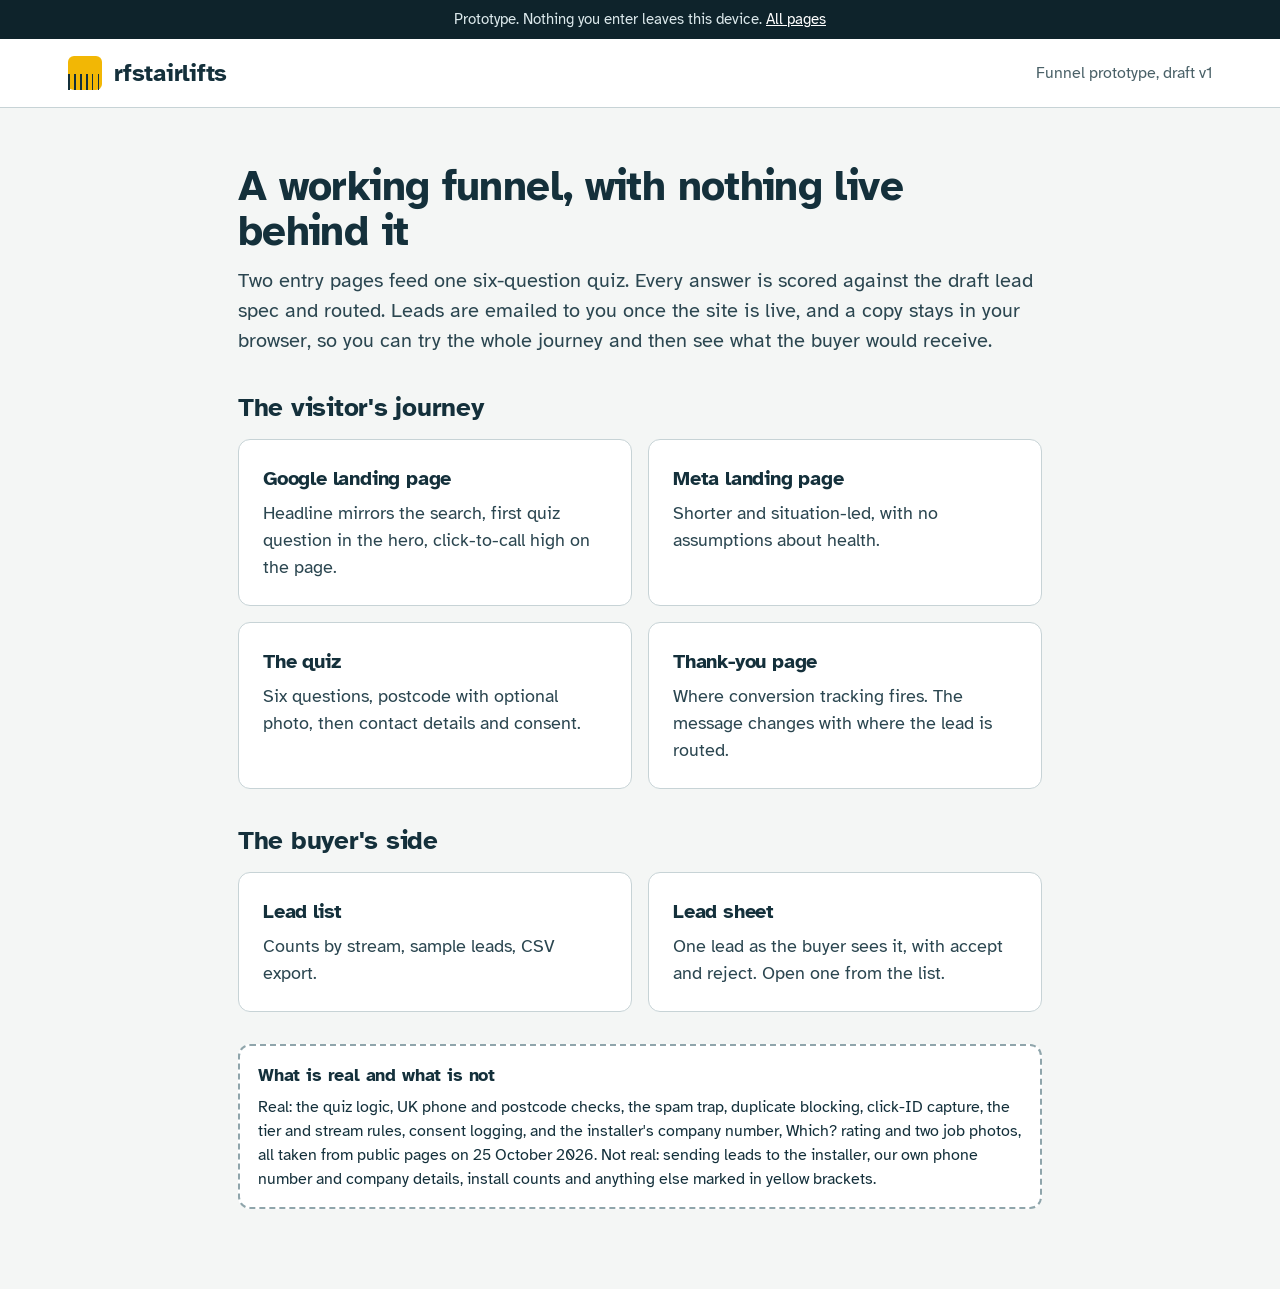
<file: index.html>
<!doctype html>
<html lang="en-GB">
<head>
<meta charset="utf-8">
<meta name="viewport" content="width=device-width, initial-scale=1">
<meta name="robots" content="noindex, nofollow">
<title>rfstairlifts prototype</title>
<link rel="stylesheet" href="assets/css/style.css">
</head>
<body data-root="./">
<a class="skip" href="#main">Skip to the main content</a>

<header class="site-header">
  <div class="wrap">
    <span class="brand">
      <span class="tape logo-mark" aria-hidden="true"></span>
      <span class="brand-name" data-brand>rfstairlifts</span>
    </span>
    <span class="small-text muted">Funnel prototype, draft v1</span>
  </div>
</header>

<main id="main" class="section" style="padding-top:56px">
  <div class="wrap stack gap-32" style="max-width:860px">
    <div class="stack gap-12">
      <h1 class="display" style="font-size:42px">A working funnel, with nothing live behind it</h1>
      <p class="lead-copy" style="font-size:20px">Two entry pages feed one six-question quiz. Every answer is scored against the draft lead spec and routed. Leads are emailed to you once the site is live, and a copy stays in your browser, so you can try the whole journey and then see what the buyer would receive.</p>
    </div>

    <div class="stack gap-12">
      <h2 style="font-size:26px">The visitor's journey</h2>
      <div class="grid-2" style="gap:16px">
        <a class="card" href="stairlifts/" style="text-decoration:none;color:inherit"><h3>Google landing page</h3><p>Headline mirrors the search, first quiz question in the hero, click-to-call high on the page.</p></a>
        <a class="card" href="stairlifts/refused/" style="text-decoration:none;color:inherit"><h3>Meta landing page</h3><p>Shorter and situation-led, with no assumptions about health.</p></a>
        <a class="card" href="stairlifts/check/" style="text-decoration:none;color:inherit"><h3>The quiz</h3><p>Six questions, postcode with optional photo, then contact details and consent.</p></a>
        <a class="card" href="stairlifts/thank-you/" style="text-decoration:none;color:inherit"><h3>Thank-you page</h3><p>Where conversion tracking fires. The message changes with where the lead is routed.</p></a>
      </div>
    </div>

    <div class="stack gap-12">
      <h2 style="font-size:26px">The buyer's side</h2>
      <div class="grid-2" style="gap:16px">
        <a class="card" href="demo/leads/" style="text-decoration:none;color:inherit"><h3>Lead list</h3><p>Counts by stream, sample leads, CSV export.</p></a>
        <a class="card" href="demo/lead/" style="text-decoration:none;color:inherit"><h3>Lead sheet</h3><p>One lead as the buyer sees it, with accept and reject. Open one from the list.</p></a>
      </div>
    </div>

    <div class="proto-panel">
      <h2>What is real and what is not</h2>
      <p>Real: the quiz logic, UK phone and postcode checks, the spam trap, duplicate blocking, click-ID capture, the tier and stream rules, consent logging, and the installer's company number, Which? rating and two job photos, all taken from public pages on 25 October 2026. Not real: sending leads to the installer, our own phone number and company details, install counts and anything else marked in yellow brackets.</p>
    </div>
  </div>
</main>

<script src="assets/js/config.js"></script>
<script src="assets/js/core.js"></script>
</body>
</html>
</file>
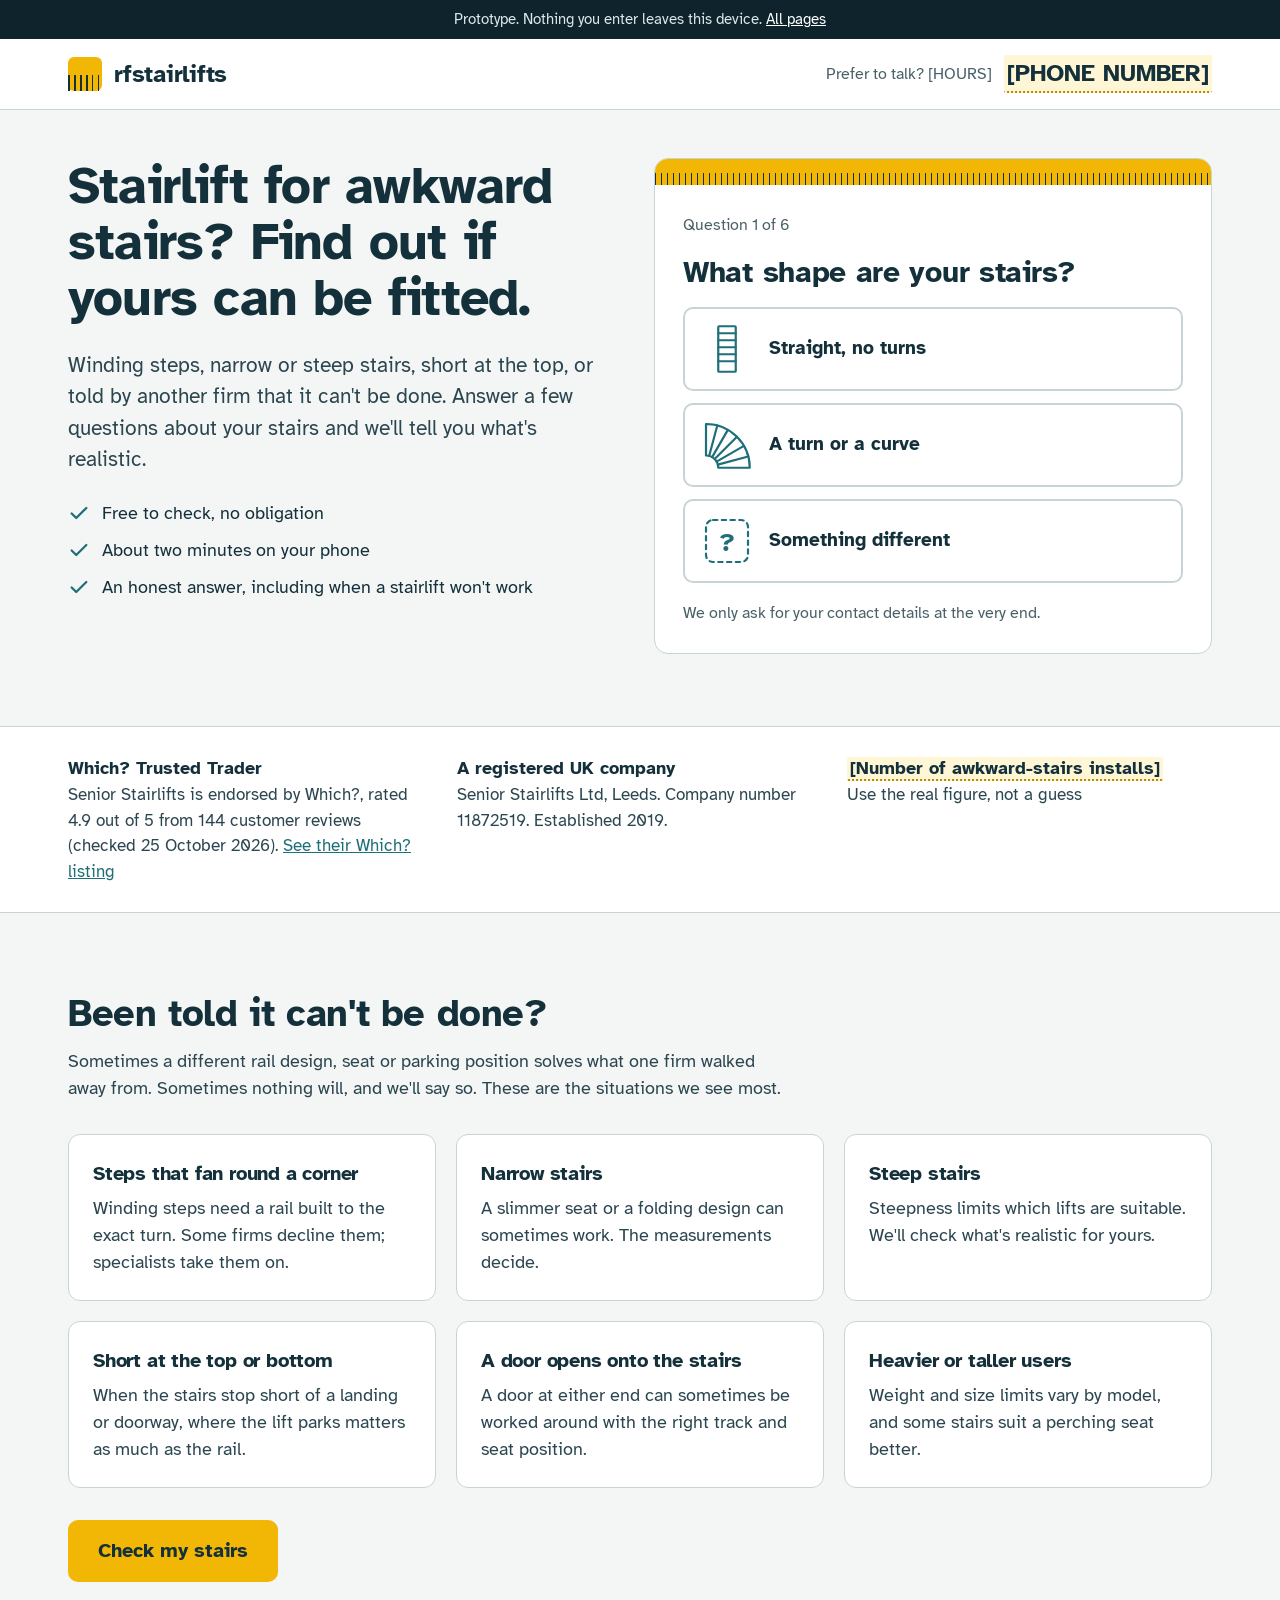
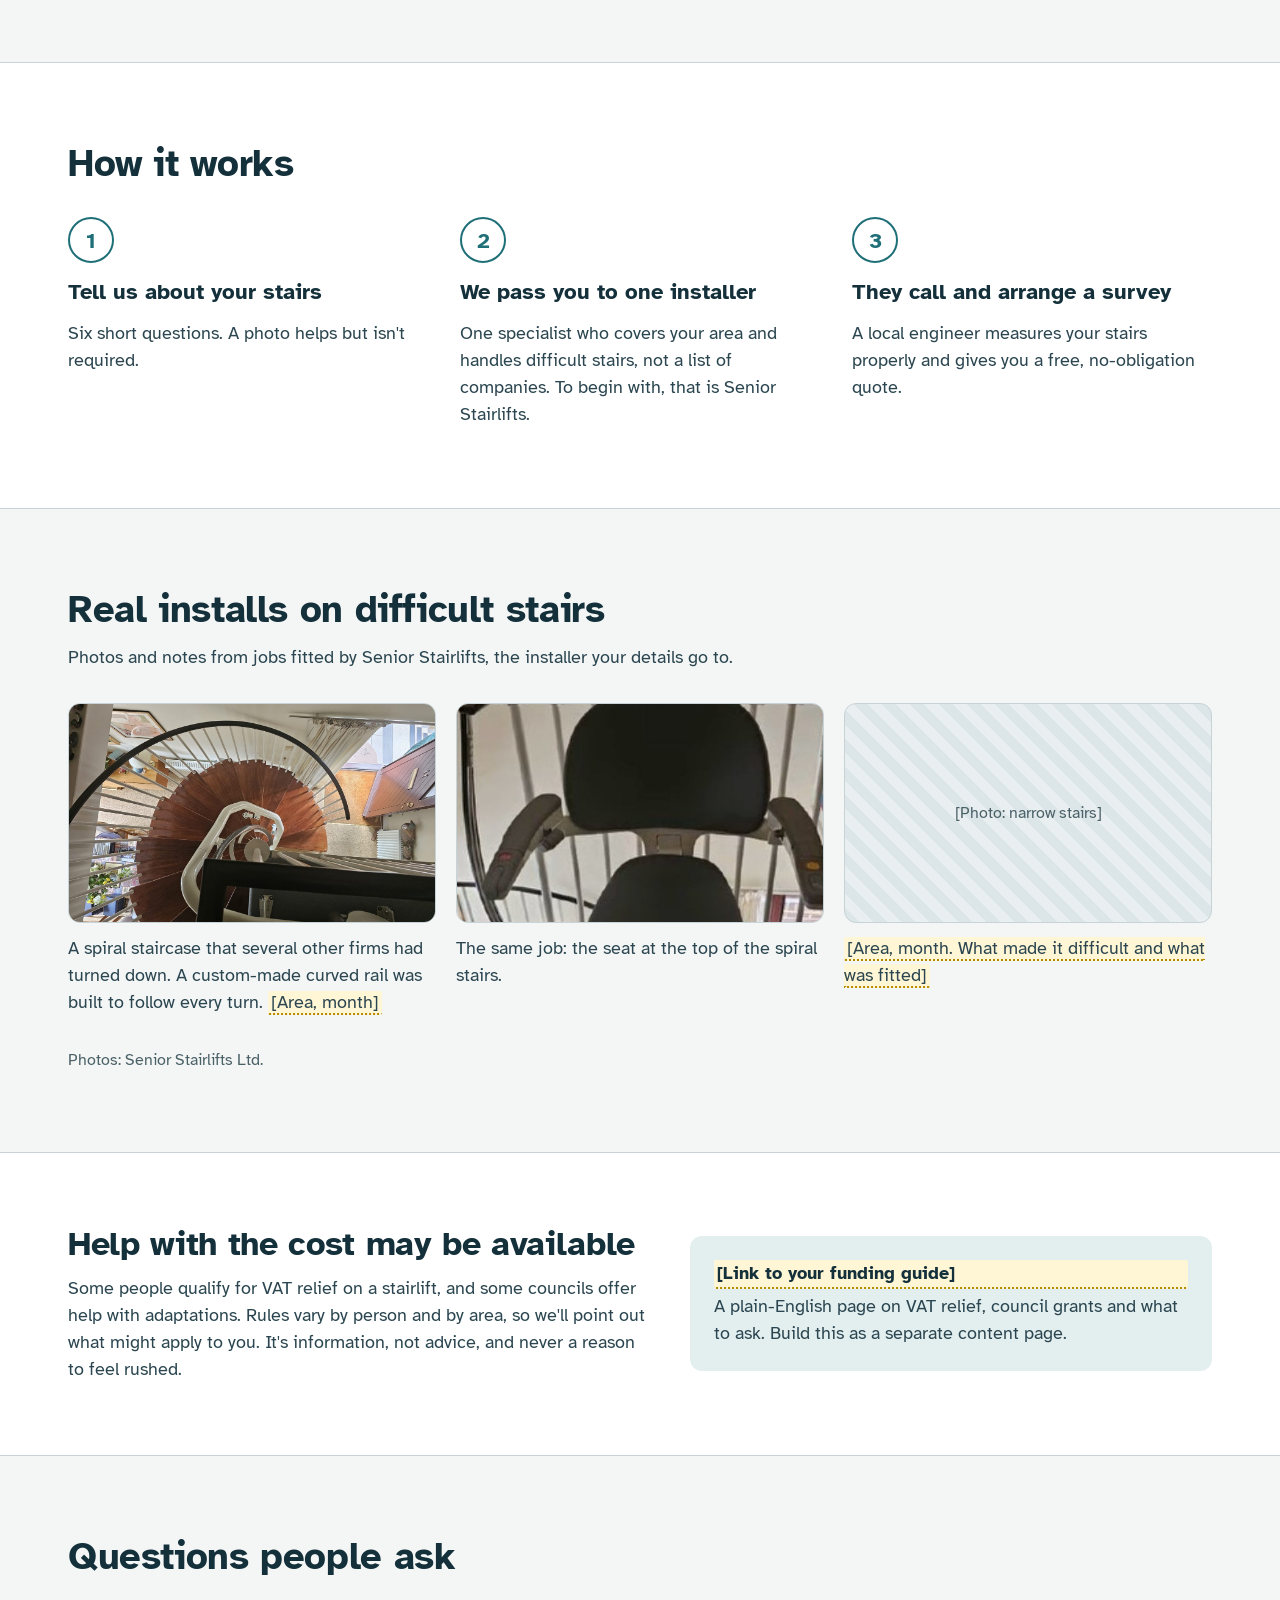
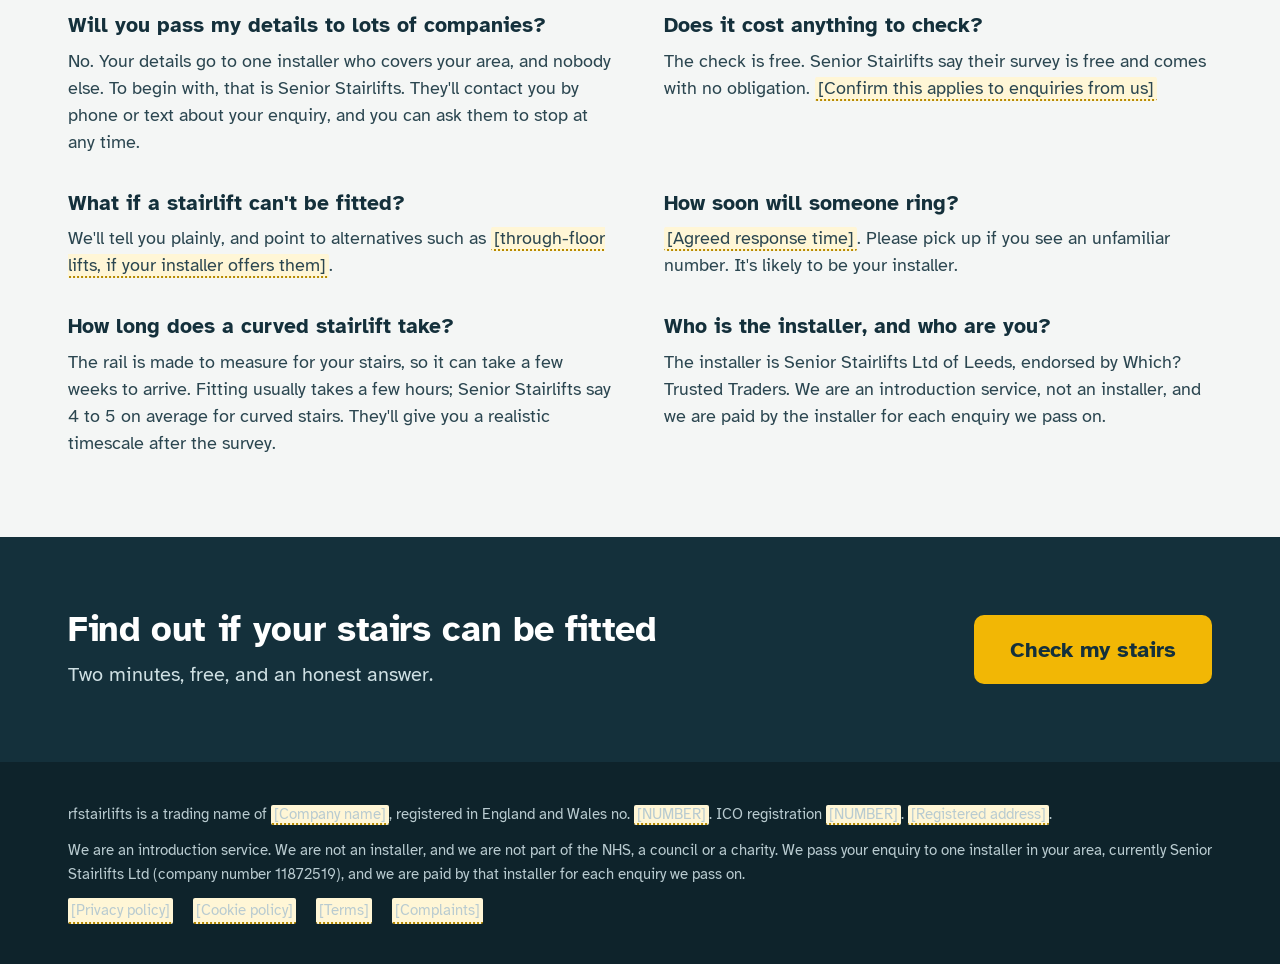
<file: stairlifts/index.html>
<!doctype html>
<html lang="en-GB">
<head>
<meta charset="utf-8">
<meta name="viewport" content="width=device-width, initial-scale=1">
<meta name="robots" content="noindex, nofollow">
<title>Stairlift for awkward stairs? Find out if yours can be fitted</title>
<meta name="description" content="Winding, narrow or steep stairs, or told it can't be done? Answer a few questions and find out what's realistic.">
<link rel="stylesheet" href="../assets/css/style.css">
</head>
<body data-variant="google" data-root="../">
<a class="skip" href="#main">Skip to the main content</a>

<header class="site-header">
  <div class="wrap">
    <a class="brand" href="./">
      <span class="tape logo-mark" aria-hidden="true"></span>
      <span class="brand-name" data-brand>rfstairlifts</span>
    </a>
    <div class="header-call">
      <span class="hours">Prefer to talk? <span data-hours>[HOURS]</span></span>
      <a class="num" data-phone href="#">[PHONE NUMBER]</a>
    </div>
  </div>
</header>

<main id="main">
  <section class="hero">
    <div class="wrap hero-grid">
      <div class="hero-copy stack gap-24">
        <h1 class="display">Stairlift for awkward stairs? Find out if yours can be fitted.</h1>
        <p class="sub">Winding steps, narrow or steep stairs, short at the top, or told by another firm that it can't be done. Answer a few questions about your stairs and we'll tell you what's realistic.</p>
        <ul class="ticks">
          <li><svg width="22" height="22" viewBox="0 0 24 24" fill="none" stroke="#1F6F78" stroke-width="2.5" stroke-linecap="round" stroke-linejoin="round" aria-hidden="true"><path d="M4 12.5l5 5L20 6.5"/></svg><span>Free to check, no obligation</span></li>
          <li><svg width="22" height="22" viewBox="0 0 24 24" fill="none" stroke="#1F6F78" stroke-width="2.5" stroke-linecap="round" stroke-linejoin="round" aria-hidden="true"><path d="M4 12.5l5 5L20 6.5"/></svg><span>About two minutes on your phone</span></li>
          <li><svg width="22" height="22" viewBox="0 0 24 24" fill="none" stroke="#1F6F78" stroke-width="2.5" stroke-linecap="round" stroke-linejoin="round" aria-hidden="true"><path d="M4 12.5l5 5L20 6.5"/></svg><span>An honest answer, including when a stairlift won't work</span></li>
        </ul>
      </div>

      <div class="entry-card" role="group" aria-labelledby="q1">
        <div class="tape" aria-hidden="true"></div>
        <div class="inner">
          <div class="small-text muted">Question 1 of 6</div>
          <h2 id="q1">What shape are your stairs?</h2>
          <div class="tiles one">
            <a class="tile" href="check/?shape=straight"><svg width="56" height="56" viewBox="0 0 64 64" fill="none" stroke="#1F6F78" stroke-width="2.5" stroke-linecap="round" stroke-linejoin="round" aria-hidden="true" style="flex:none"><rect x="22" y="6" width="20" height="52" rx="1"/><path d="M22 14h20M22 22h20M22 30h20M22 38h20M22 46h20"/></svg><span>Straight, no turns</span></a>
            <a class="tile" href="check/?shape=turn"><svg width="56" height="56" viewBox="0 0 64 64" fill="none" stroke="#1F6F78" stroke-width="2.5" stroke-linecap="round" stroke-linejoin="round" aria-hidden="true" style="flex:none"><path d="M22.0 58.0L58.0 58.0A50 50 0 0 0 8.0 8.0L8.0 44.0A14 14 0 0 1 22.0 58.0z"/><path d="M21.5 54.4L56.3 45.1M20.1 51.0L51.3 33.0M17.9 48.1L43.4 22.6M15.0 45.9L33.0 14.7M11.6 44.5L20.9 9.7"/></svg><span>A turn or a curve</span></a>
            <a class="tile" href="check/?shape=different"><svg width="56" height="56" viewBox="0 0 64 64" fill="none" stroke="#1F6F78" stroke-width="2.5" stroke-linecap="round" stroke-linejoin="round" aria-hidden="true" style="flex:none"><rect x="8" y="8" width="48" height="48" rx="8" stroke-dasharray="5 5"/><text x="32" y="43" text-anchor="middle" font-size="30" font-family="Atkinson Hyperlegible, sans-serif" fill="#1F6F78" stroke="none">?</text></svg><span>Something different</span></a>
          </div>
          <div class="small-text muted">We only ask for your contact details at the very end.</div>
        </div>
      </div>
    </div>
  </section>

  <section class="trust" aria-label="About the installer">
    <div class="wrap">
      <div>
        <div><strong>Which? Trusted Trader</strong></div>
        <div class="note"><span data-installer>Senior Stairlifts</span> is endorsed by Which?, rated <span data-which-rating>4.9</span> out of 5 from <span data-which-count>144</span> customer reviews (checked <span data-which-date>25 October 2026</span>). <a data-which-link href="https://trustedtraders.which.co.uk/businesses/senior-stairlifts-ltd/" target="_blank" rel="noopener noreferrer">See their Which? listing<span class="sr-only"> (opens in a new tab)</span></a></div>
      </div>
      <div>
        <div><strong>A registered UK company</strong></div>
        <div class="note"><span data-installer-legal>Senior Stairlifts Ltd</span>, <span data-installer-town>Leeds</span>. Company number <span data-installer-number>11872519</span>. Established 2019.</div>
      </div>
      <div>
        <div><strong class="ph">[Number of awkward-stairs installs]</strong></div>
        <div class="note">Use the real figure, not a guess</div>
      </div>
    </div>
  </section>

  <section class="section">
    <div class="wrap stack gap-32">
      <div class="measure stack gap-12">
        <h2 class="title">Been told it can't be done?</h2>
        <p class="lead-copy">Sometimes a different rail design, seat or parking position solves what one firm walked away from. Sometimes nothing will, and we'll say so. These are the situations we see most.</p>
      </div>
      <div class="grid-3">
        <div class="card"><h3>Steps that fan round a corner</h3><p>Winding steps need a rail built to the exact turn. Some firms decline them; specialists take them on.</p></div>
        <div class="card"><h3>Narrow stairs</h3><p>A slimmer seat or a folding design can sometimes work. The measurements decide.</p></div>
        <div class="card"><h3>Steep stairs</h3><p>Steepness limits which lifts are suitable. We'll check what's realistic for yours.</p></div>
        <div class="card"><h3>Short at the top or bottom</h3><p>When the stairs stop short of a landing or doorway, where the lift parks matters as much as the rail.</p></div>
        <div class="card"><h3>A door opens onto the stairs</h3><p>A door at either end can sometimes be worked around with the right track and seat position.</p></div>
        <div class="card"><h3>Heavier or taller users</h3><p>Weight and size limits vary by model, and some stairs suit a perching seat better.</p></div>
      </div>
      <div><a class="btn" href="check/">Check my stairs</a></div>
    </div>
  </section>

  <section class="section paper">
    <div class="wrap stack gap-32">
      <h2 class="title">How it works</h2>
      <ol class="steps">
        <li><span class="n" aria-hidden="true">1</span><span class="t">Tell us about your stairs</span><p>Six short questions. A photo helps but isn't required.</p></li>
        <li><span class="n" aria-hidden="true">2</span><span class="t">We pass you to one installer</span><p>One specialist who covers your area and handles difficult stairs, not a list of companies. To begin with, that is <span data-installer>Senior Stairlifts</span>.</p></li>
        <li><span class="n" aria-hidden="true">3</span><span class="t">They call and arrange a survey</span><p>A local engineer measures your stairs properly and gives you a free, no-obligation quote.</p></li>
      </ol>
    </div>
  </section>

  <section class="section">
    <div class="wrap stack gap-32">
      <div class="measure stack gap-12">
        <h2 class="title">Real installs on difficult stairs</h2>
        <p class="lead-copy">Photos and notes from jobs fitted by <span data-installer>Senior Stairlifts</span>, the installer your details go to.</p>
      </div>
      <div class="grid-3">
        <figure class="stack gap-12" style="margin:0"><div class="photo-ph shot"><span>[Photo: spiral staircase]</span><img src="../assets/img/spiral-stairs.jpg" alt="A spiral staircase seen from above, with a white curved stairlift rail following the turn of the wooden steps" width="1200" height="900" loading="lazy" onerror="this.remove()"></div><figcaption class="lead-copy">A spiral staircase that several other firms had turned down. A custom-made curved rail was built to follow every turn. <span class="ph">[Area, month]</span></figcaption></figure>
        <figure class="stack gap-12" style="margin:0"><div class="photo-ph shot"><span>[Photo: stairlift seat]</span><img src="../assets/img/spiral-seat.jpg" alt="A stairlift seat parked at the top of a spiral staircase with a dark handrail and white spindles" width="465" height="832" loading="lazy" onerror="this.remove()" style="object-position:center 45%"></div><figcaption class="lead-copy">The same job: the seat at the top of the spiral stairs.</figcaption></figure>
        <figure class="stack gap-12" style="margin:0"><div class="photo-ph">[Photo: narrow stairs]</div><figcaption class="lead-copy"><span class="ph">[Area, month. What made it difficult and what was fitted]</span></figcaption></figure>
      </div>
      <p class="small-text muted">Photos: <span data-installer-legal>Senior Stairlifts Ltd</span>.</p>
    </div>
  </section>

  <section class="section paper" style="padding:72px 0">
    <div class="wrap hero-grid" style="align-items:center;gap:40px">
      <div class="stack gap-12" style="flex:1 1 420px;min-width:0">
        <h2 class="title" style="font-size:34px">Help with the cost may be available</h2>
        <p class="lead-copy">Some people qualify for VAT relief on a stairlift, and some councils offer help with adaptations. Rules vary by person and by area, so we'll point out what might apply to you. It's information, not advice, and never a reason to feel rushed.</p>
      </div>
      <div class="callout" style="flex:1 1 360px;min-width:0"><div class="t ph">[Link to your funding guide]</div><div class="lead-copy">A plain-English page on VAT relief, council grants and what to ask. Build this as a separate content page.</div></div>
    </div>
  </section>

  <section class="section">
    <div class="wrap stack gap-32">
      <h2 class="title">Questions people ask</h2>
      <dl class="faq grid-2" style="margin:0">
        <div><dt>Will you pass my details to lots of companies?</dt><dd>No. Your details go to one installer who covers your area, and nobody else. To begin with, that is <span data-installer>Senior Stairlifts</span>. They'll contact you by phone or text about your enquiry, and you can ask them to stop at any time.</dd></div>
        <div><dt>Does it cost anything to check?</dt><dd>The check is free. <span data-installer>Senior Stairlifts</span> say their survey is free and comes with no obligation. <span class="ph">[Confirm this applies to enquiries from us]</span></dd></div>
        <div><dt>What if a stairlift can't be fitted?</dt><dd>We'll tell you plainly, and point to alternatives such as <span class="ph">[through-floor lifts, if your installer offers them]</span>.</dd></div>
        <div><dt>How soon will someone ring?</dt><dd><span class="ph">[Agreed response time]</span>. Please pick up if you see an unfamiliar number. It's likely to be your installer.</dd></div>
        <div><dt>How long does a curved stairlift take?</dt><dd>The rail is made to measure for your stairs, so it can take a few weeks to arrive. Fitting usually takes a few hours; <span data-installer>Senior Stairlifts</span> say 4 to 5 on average for curved stairs. They'll give you a realistic timescale after the survey.</dd></div>
        <div><dt>Who is the installer, and who are you?</dt><dd>The installer is <span data-installer-legal>Senior Stairlifts Ltd</span> of <span data-installer-town>Leeds</span>, endorsed by Which? Trusted Traders. We are an introduction service, not an installer, and we are paid by the installer for each enquiry we pass on.</dd></div>
      </dl>
    </div>
  </section>

  <section class="cta-band">
    <div class="wrap">
      <div style="flex:1 1 460px;min-width:0">
        <h2>Find out if your stairs can be fitted</h2>
        <p>Two minutes, free, and an honest answer.</p>
      </div>
      <a class="btn big" href="check/">Check my stairs</a>
    </div>
  </section>
</main>

<footer class="site-footer">
  <div class="wrap">
    <div><span data-brand>rfstairlifts</span> is a trading name of <span class="ph">[Company name]</span>, registered in England and Wales no. <span class="ph">[NUMBER]</span>. ICO registration <span class="ph">[NUMBER]</span>. <span class="ph">[Registered address]</span>.</div>
    <div>We are an introduction service. We are not an installer, and we are not part of the NHS, a council or a charity. We pass your enquiry to one installer in your area, currently <span data-installer-legal>Senior Stairlifts Ltd</span> (company number <span data-installer-number>11872519</span>), and we are paid by that installer for each enquiry we pass on.</div>
    <div class="links"><span class="ph">[Privacy policy]</span><span class="ph">[Cookie policy]</span><span class="ph">[Terms]</span><span class="ph">[Complaints]</span></div>
  </div>
</footer>

<script src="../assets/js/config.js"></script>
<script src="../assets/js/core.js"></script>
</body>
</html>
</file>
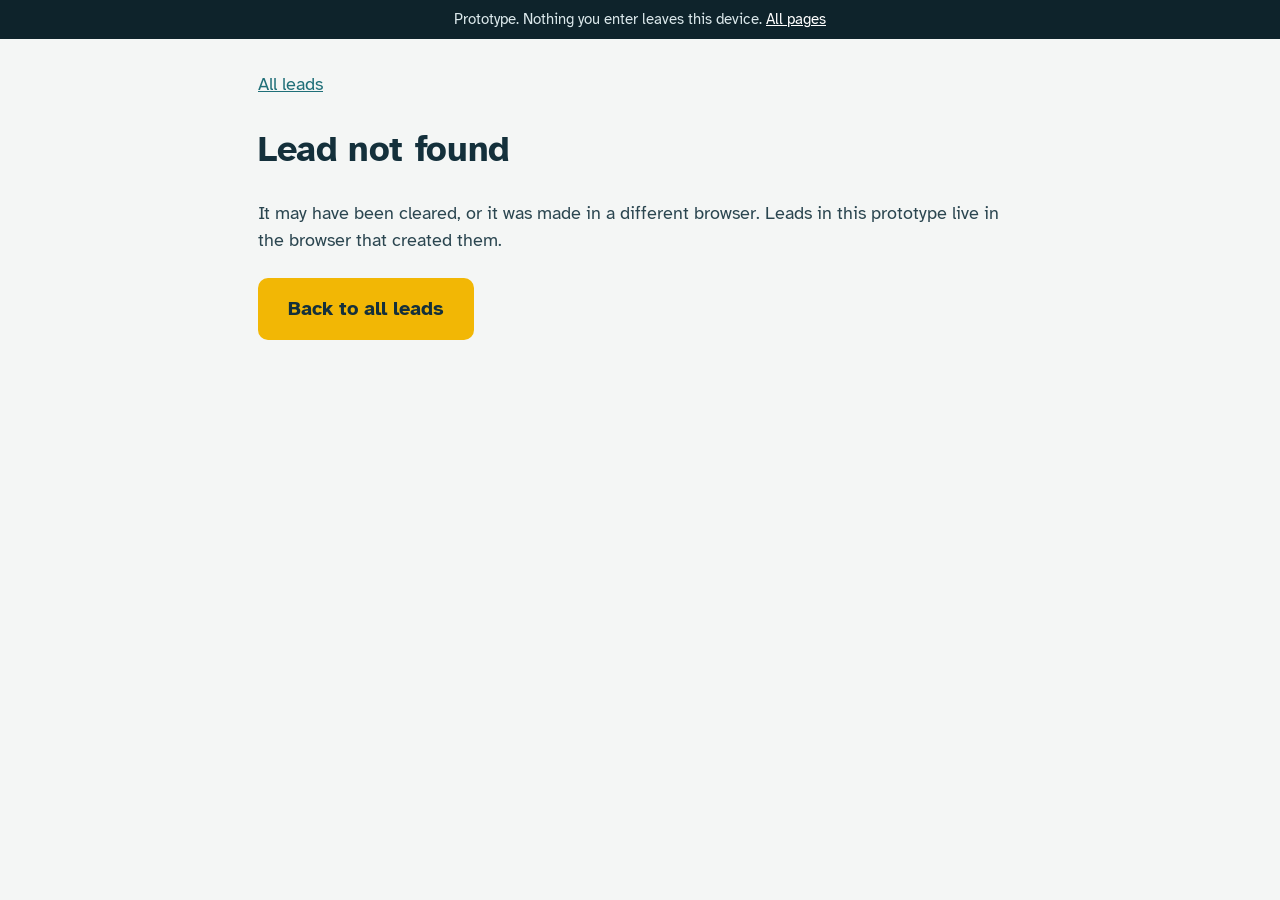
<file: demo/lead/index.html>
<!doctype html>
<html lang="en-GB">
<head>
<meta charset="utf-8">
<meta name="viewport" content="width=device-width, initial-scale=1">
<meta name="robots" content="noindex, nofollow">
<title>Lead sheet (buyer view, prototype)</title>
<link rel="stylesheet" href="../../assets/css/style.css">
</head>
<body data-root="../../">
<a class="skip" href="#main">Skip to the main content</a>

<main id="main" class="wrap stack gap-24" style="max-width:820px;padding-top:32px;padding-bottom:56px">
  <div><a href="../leads/">All leads</a></div>
  <div id="sheet" class="stack gap-24"><p class="muted">Loading lead...</p></div>
</main>

<script src="../../assets/js/config.js"></script>
<script src="../../assets/js/core.js"></script>
<script>
(function () {
  var L = RF.LABELS, esc = RF.esc;
  var id = new URLSearchParams(window.location.search).get("id");
  var root = document.getElementById("sheet");
  var lead = id ? RF.leads.get(id) : null;

  var TICK = '<svg width="16" height="16" viewBox="0 0 24 24" fill="none" stroke="currentColor" stroke-width="3" stroke-linecap="round" stroke-linejoin="round" aria-hidden="true"><path d="M4 12.5l5 5L20 6.5"/></svg>';
  var CROSS = '<svg width="16" height="16" viewBox="0 0 24 24" fill="none" stroke="currentColor" stroke-width="3" stroke-linecap="round" stroke-linejoin="round" aria-hidden="true"><path d="M6 6l12 12M18 6L6 18"/></svg>';

  function kv(k, v) { return '<div class="kv"><div class="k">' + esc(k) + '</div><div class="v">' + v + '</div></div>'; }
  function test(ok, label) { return '<span class="' + (ok ? "yes" : "no") + '">' + (ok ? TICK : CROSS) + esc(label) + '</span>'; }

  if (!lead) {
    root.innerHTML = '<h1>Lead not found</h1><p class="lead-copy">It may have been cleared, or it was made in a different browser. Leads in this prototype live in the browser that created them.</p><p><a class="btn" href="../leads/">Back to all leads</a></p>';
    return;
  }

  var a = lead.answers, s = lead.scoring, at = lead.attribution || {};
  var channel = at.gclid ? "Google search" : at.fbclid ? "Meta (Facebook / Instagram)" : (lead.variant === "google" ? "Google page (no click ID)" : lead.variant === "meta" ? "Meta page (no click ID)" : "Direct");
  var tierBadge = s.tier === "Standard" ? '<span class="badge tier grey">Standard</span>' : '<span class="badge tier fill">Tier ' + esc(s.tier) + '</span>';
  var premium = s.stream === "premium";

  var html = "";
  html += '<div class="stack gap-12"><div style="display:flex;flex-wrap:wrap;gap:16px;align-items:flex-start;justify-content:space-between">' +
    '<div><h1 style="font-size:30px;line-height:1.1">Lead ' + esc(lead.id) + '</h1>' +
    '<div class="small-text muted" style="margin-top:4px">Received ' + esc(RF.fmtDate(lead.createdAt)) + (lead.sample ? ". Sample data." : ". Created in this browser.") + '</div></div>' +
    '<div style="display:flex;gap:10px;align-items:center;flex-wrap:wrap"><span class="badge">Awkward stairs</span>' + tierBadge + '</div></div>' +
    (premium ? "" : '<div class="proto-panel"><strong>Not for the premium buyer.</strong> This lead is in the <strong>' + esc(L.stream[s.stream]) + '</strong>. It is shown here so you can see how it would be held, not because it would be delivered.</div>') +
    '</div>';

  html += '<div class="sheet-grid">';

  html += '<section class="sheet-card" aria-labelledby="c1"><h2 id="c1">Contact</h2>' +
    kv("Name", esc(lead.contact.firstName)) +
    kv("Phone", esc(lead.contact.phone) + ' <span class="yes small-text" style="margin-left:6px">' + TICK + 'Valid UK number</span>') +
    kv("Email", lead.contact.email ? esc(lead.contact.email) : "Not given") +
    kv("Best time to call", a.slot ? esc(L.slot[a.slot]) : "Any time") + '</section>';

  html += '<section class="sheet-card" aria-labelledby="c2"><h2 id="c2">The stairs</h2>' +
    kv("Shape", esc(L.shape[a.shape] || a.shape)) +
    kv("Already turned down?", esc(L.refused[a.refused] || a.refused)) +
    kv("Reason given, in their words", a.refusedReason ? esc(a.refusedReason) : '<span class="muted">None given</span>') +
    '<div class="kv"><div class="k">Photo</div><div class="v">' +
      (lead.photo.attached && lead.photo.thumb ? '<img src="' + esc(lead.photo.thumb) + '" alt="Photo of the stairs supplied with the enquiry" style="width:160px;max-width:100%;border-radius:8px;border:1px solid var(--line)">' : "No photo") +
    '</div></div></section>';

  html += '<section class="sheet-card" aria-labelledby="c3"><h2 id="c3">Who and when</h2>' +
    kv("Stairlift is for", esc(L.who[a.who] || a.who)) +
    kv("Needed", esc(L.when[a.when] || a.when)) +
    kv("What makes the stairs hard to climb", (a.climbing && a.climbing.length) ? a.climbing.map(function (k) { return esc(L.climbing[k] || k); }).join("<br>") : '<span class="muted">Not given</span>') + '</section>';

  html += '<section class="sheet-card" aria-labelledby="c4"><h2 id="c4">Location</h2>' +
    kv("Postcode", esc(a.postcode)) +
    kv("Your coverage area", '<span class="' + (s.tests.area ? "yes" : "no") + '">' + (s.tests.area ? TICK + "Inside" : CROSS + "Outside") + '</span>') + '</section>';

  html += '<section class="sheet-card" aria-labelledby="c5"><h2 id="c5">Where they came from</h2>' +
    kv("Channel", esc(channel)) +
    kv("Search phrase", at.utm_term ? esc(at.utm_term) : '<span class="muted">Not captured</span>') +
    kv("Landing page", esc(lead.variant)) +
    kv("Click ID", at.gclid ? "gclid captured" : at.fbclid ? "fbclid captured" : '<span class="muted">None</span>') + '</section>';

  html += '<section class="sheet-card" aria-labelledby="c6"><h2 id="c6">Consent record</h2>' +
    kv("Given", esc(RF.fmtDate(lead.consent.at))) +
    kv("Wording version", esc(lead.consent.version)) +
    kv("Shared with", "One installer only: you") + '</section>';

  html += '</div>';

  html += '<section class="callout" aria-labelledby="why"><div class="t" id="why">Why this is ' + (s.tier === "Standard" ? "Standard" : "Tier " + esc(s.tier)) +
    ' <span class="small-text muted" style="font-weight:400">(draft rules to agree with your buyer)</span></div>' +
    '<div class="tests">' + test(s.tests.stairs, "Turned down, or stairs that are not straight") + test(s.tests.area, "In your area") + test(s.tests.timing, "Needed within 3 months") + test(s.tests.evidence, "Photo or reason supplied") + '</div>' +
    '<div class="small-text muted" style="margin-top:10px">Tier B meets three of these. Tier C is fewer, or someone just exploring. Straight stairs that no company has turned down are tagged Standard and kept in a separate stream. What makes the stairs hard to climb is context for your call and does not change the tier.</div></section>';

  html += '<section class="stack gap-12" aria-labelledby="act"><h2 id="act" class="sr-only">Decision</h2><div id="actions"></div>' +
    '<div class="small-text muted">Agree the rejection reasons and the time limit for using them in writing.</div></section>';

  root.innerHTML = html;

  var actions = document.getElementById("actions");
  function renderActions() {
    var cur = RF.leads.get(lead.id);
    if (cur.status === "accepted") {
      actions.innerHTML = '<div class="stack gap-12"><span class="badge fill" style="align-self:flex-start">Accepted</span><button class="btn ghost small" type="button" id="undo" style="align-self:flex-start">Undo</button></div>';
    } else if (cur.status === "rejected") {
      actions.innerHTML = '<div class="stack gap-12"><span class="badge warn" style="align-self:flex-start">Rejected: ' + esc(cur.rejectReason) + '</span><button class="btn ghost small" type="button" id="undo" style="align-self:flex-start">Undo</button></div>';
    } else {
      actions.innerHTML = '<div style="display:flex;flex-wrap:wrap;gap:12px;align-items:center">' +
        '<button class="btn teal" type="button" id="accept">Accept lead</button>' +
        '<label for="rej" class="sr-only">Reason for rejecting</label>' +
        '<select class="input" id="rej" style="width:auto;min-width:260px;font-size:17px">' +
        '<option value="">Reject, choose a reason</option>' +
        '<option>Wrong or unreachable number</option><option>Outside my area</option><option>Duplicate of an existing enquiry</option><option>Not the person who enquired</option><option>Stairs clearly different from stated</option>' +
        '</select></div><div class="error" id="rejErr" role="alert"></div>';
    }
    var acc = document.getElementById("accept");
    if (acc) acc.addEventListener("click", function () { RF.leads.update(lead.id, { status: "accepted", rejectReason: "" }); renderActions(); });
    var rej = document.getElementById("rej");
    if (rej) rej.addEventListener("change", function () {
      if (!rej.value) return;
      RF.leads.update(lead.id, { status: "rejected", rejectReason: rej.value });
      renderActions();
    });
    var undo = document.getElementById("undo");
    if (undo) undo.addEventListener("click", function () { RF.leads.update(lead.id, { status: "new", rejectReason: "" }); renderActions(); });
  }
  renderActions();
})();
</script>
</body>
</html>
</file>
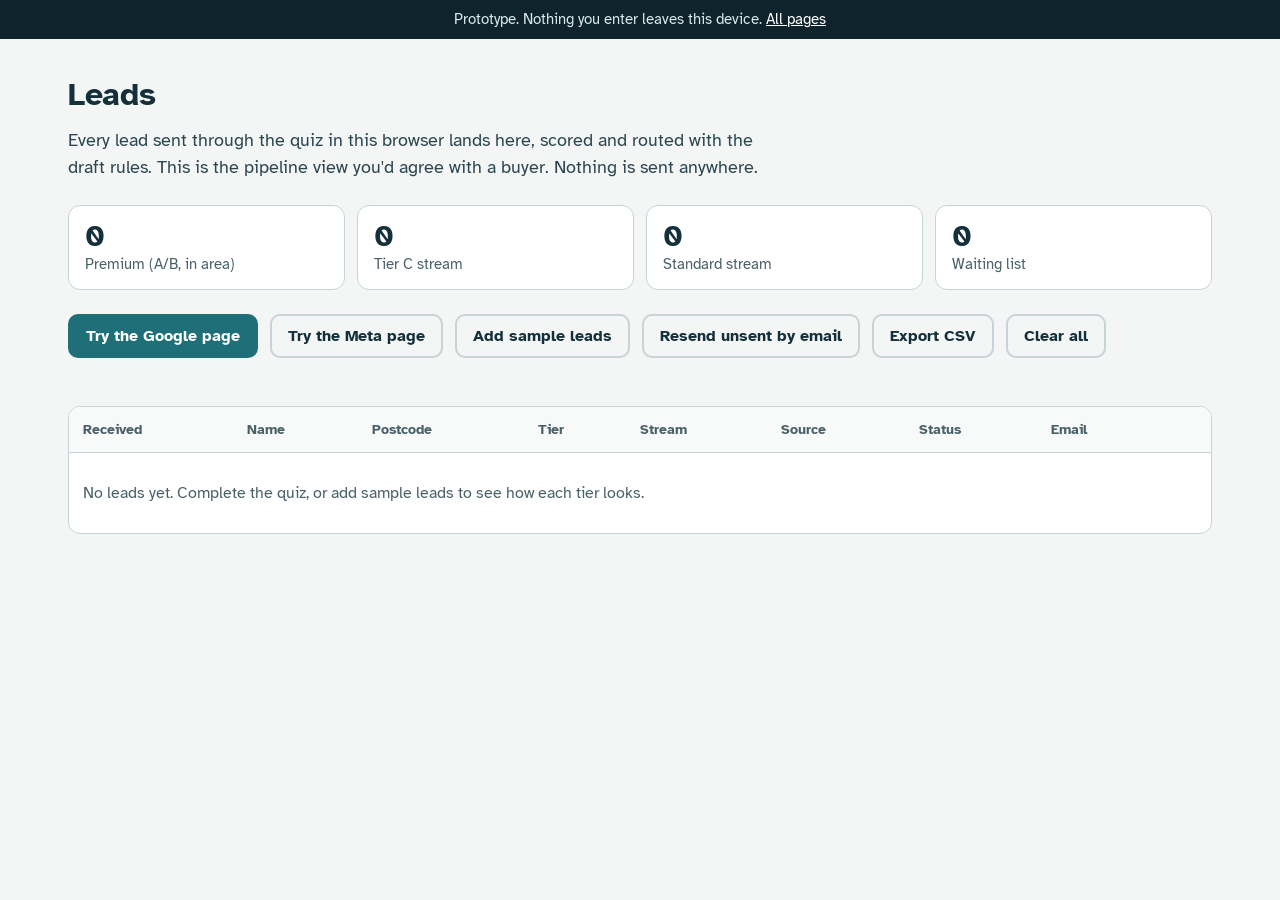
<file: demo/leads/index.html>
<!doctype html>
<html lang="en-GB">
<head>
<meta charset="utf-8">
<meta name="viewport" content="width=device-width, initial-scale=1">
<meta name="robots" content="noindex, nofollow">
<title>Leads (prototype)</title>
<link rel="stylesheet" href="../../assets/css/style.css">
</head>
<body data-root="../../">
<a class="skip" href="#main">Skip to the main content</a>

<main id="main" class="wrap stack gap-24" style="padding-top:32px;padding-bottom:56px">
  <div class="stack gap-8">
    <h1 style="font-size:32px">Leads</h1>
    <p class="lead-copy measure">Every lead sent through the quiz in this browser lands here, scored and routed with the draft rules. This is the pipeline view you'd agree with a buyer. Nothing is sent anywhere.</p>
  </div>

  <div class="stat-row" id="stats" aria-label="Lead counts by stream"></div>

  <div style="display:flex;flex-wrap:wrap;gap:12px;align-items:center">
    <a class="btn teal small" href="../../stairlifts/">Try the Google page</a>
    <a class="btn ghost small" href="../../stairlifts/refused/">Try the Meta page</a>
    <button class="btn ghost small" type="button" id="samples">Add sample leads</button>
    <button class="btn ghost small" type="button" id="resend">Resend unsent by email</button>
    <button class="btn ghost small" type="button" id="export">Export CSV</button>
    <button class="btn ghost small" type="button" id="clear">Clear all</button>
  </div>
  <div class="small-text muted" id="msg" role="status"></div>

  <div class="table-wrap">
    <table class="leads">
      <caption class="sr-only">Leads received</caption>
      <thead>
        <tr><th scope="col">Received</th><th scope="col">Name</th><th scope="col">Postcode</th><th scope="col">Tier</th><th scope="col">Stream</th><th scope="col">Source</th><th scope="col">Status</th><th scope="col">Email</th><th scope="col"><span class="sr-only">Open</span></th></tr>
      </thead>
      <tbody id="rows"></tbody>
    </table>
  </div>
</main>

<script src="../../assets/js/config.js"></script>
<script src="../../assets/js/core.js"></script>
<script>
(function () {
  var L = RF.LABELS, esc = RF.esc;
  var rows = document.getElementById("rows");
  var stats = document.getElementById("stats");
  var msg = document.getElementById("msg");

  function render() {
    var all = RF.leads.list();
    var c = { premium: 0, tierC: 0, standard: 0, waiting: 0 };
    all.forEach(function (l) { c[l.scoring.stream] = (c[l.scoring.stream] || 0) + 1; });
    stats.innerHTML = [
      ["premium", "Premium (A/B, in area)"],
      ["tierC", "Tier C stream"],
      ["standard", "Standard stream"],
      ["waiting", "Waiting list"]
    ].map(function (p) { return '<div class="stat"><div class="n">' + (c[p[0]] || 0) + '</div><div class="l">' + p[1] + '</div></div>'; }).join("");

    if (!all.length) {
      rows.innerHTML = '<tr><td colspan="9" class="muted" style="padding:28px 14px">No leads yet. Complete the quiz, or add sample leads to see how each tier looks.</td></tr>';
      return;
    }
    rows.innerHTML = all.map(function (l) {
      var at = l.attribution || {};
      var src = at.gclid ? "Google" : at.fbclid ? "Meta" : l.variant;
      var tier = l.scoring.tier === "Standard" ? '<span class="badge grey">Standard</span>' : '<span class="badge' + (l.scoring.tier === "A" ? " fill" : "") + '">Tier ' + esc(l.scoring.tier) + '</span>';
      var status = l.status === "accepted" ? '<span class="badge fill">Accepted</span>' : l.status === "rejected" ? '<span class="badge warn">Rejected</span>' : '<span class="muted">New</span>';
      var d = l.delivery;
      var mail = l.sample ? '<span class="muted">n/a</span>' : !d ? '<span class="badge warn">Not sent</span>' : d.ok ? '<span class="badge">Emailed</span>' : d.skipped ? '<span class="badge grey" title="' + esc(d.message) + '">Not sent (' + esc(d.skipped) + ')</span>' : '<span class="badge warn" title="' + esc(d.message) + '">Failed</span>';
      return '<tr><td>' + esc(RF.fmtDate(l.createdAt)) + '</td><td>' + esc(l.contact.firstName) + (l.sample ? ' <span class="muted small-text">(sample)</span>' : "") + '</td><td>' + esc(l.answers.postcode) + '</td><td>' + tier + '</td><td>' + esc(L.stream[l.scoring.stream]) + '</td><td>' + esc(src) + '</td><td>' + status + '</td><td>' + mail + '</td><td><a href="../lead/?id=' + encodeURIComponent(l.id) + '">Open<span class="sr-only"> lead ' + esc(l.id) + '</span></a></td></tr>';
    }).join("");
  }

  document.getElementById("samples").addEventListener("click", function () {
    var existing = RF.leads.list().filter(function (l) { return !l.sample; });
    RF.store.set("leads", RF.sampleLeads().concat(existing));
    msg.textContent = "Sample leads added. Real submissions are kept.";
    render();
  });

  document.getElementById("resend").addEventListener("click", function () {
    msg.textContent = "Sending...";
    RF.deliverUnsent().then(function (r) {
      msg.textContent = r.tried === 0 ? "Everything has already been emailed." : "Tried " + r.tried + ", emailed " + r.sent + (r.sent < r.tried ? ". The rest failed or were skipped (hover the badge for the reason). Local testing never emails." : ".");
      render();
    });
  });

  document.getElementById("clear").addEventListener("click", function () {
    if (!window.confirm("Delete all leads stored in this browser?")) return;
    RF.leads.clear();
    msg.textContent = "All leads cleared.";
    render();
  });

  /* CSV: no photos; cells that could be read as formulas are neutralised */
  function cell(v) {
    var s = String(v == null ? "" : v);
    if (/^[=+\-@\t\r]/.test(s)) s = "'" + s;
    return '"' + s.replace(/"/g, '""') + '"';
  }
  document.getElementById("export").addEventListener("click", function () {
    var all = RF.leads.list();
    if (!all.length) { msg.textContent = "Nothing to export yet."; return; }
    var head = ["id", "received", "first_name", "phone", "email", "postcode", "shape", "hard_to_climb", "refused", "refused_reason", "who", "when", "best_time", "photo", "tier", "stream", "tests_passed", "channel", "landing_variant", "search_phrase", "gclid", "fbclid", "consent_at", "consent_version", "status", "reject_reason"];
    var lines = [head.join(",")];
    all.forEach(function (l) {
      var a = l.answers, at = l.attribution || {};
      lines.push([l.id, l.createdAt, l.contact.firstName, l.contact.phone, l.contact.email, a.postcode, a.shape, (a.climbing || []).join("; "), a.refused, a.refusedReason, a.who, a.when, a.slot, l.photo.attached ? "yes" : "no", l.scoring.tier, l.scoring.stream, l.scoring.passed, at.gclid ? "google" : at.fbclid ? "meta" : "", l.variant, at.utm_term || "", at.gclid || "", at.fbclid || "", l.consent.at, l.consent.version, l.status, l.rejectReason].map(cell).join(","));
    });
    var blob = new Blob([lines.join("\n")], { type: "text/csv;charset=utf-8" });
    var url = URL.createObjectURL(blob);
    var a = document.createElement("a");
    a.href = url; a.download = "rfstairlifts-leads.csv";
    document.body.appendChild(a); a.click(); a.remove();
    setTimeout(function () { URL.revokeObjectURL(url); }, 1000);
    msg.textContent = "CSV downloaded.";
  });

  render();
})();
</script>
</body>
</html>
</file>
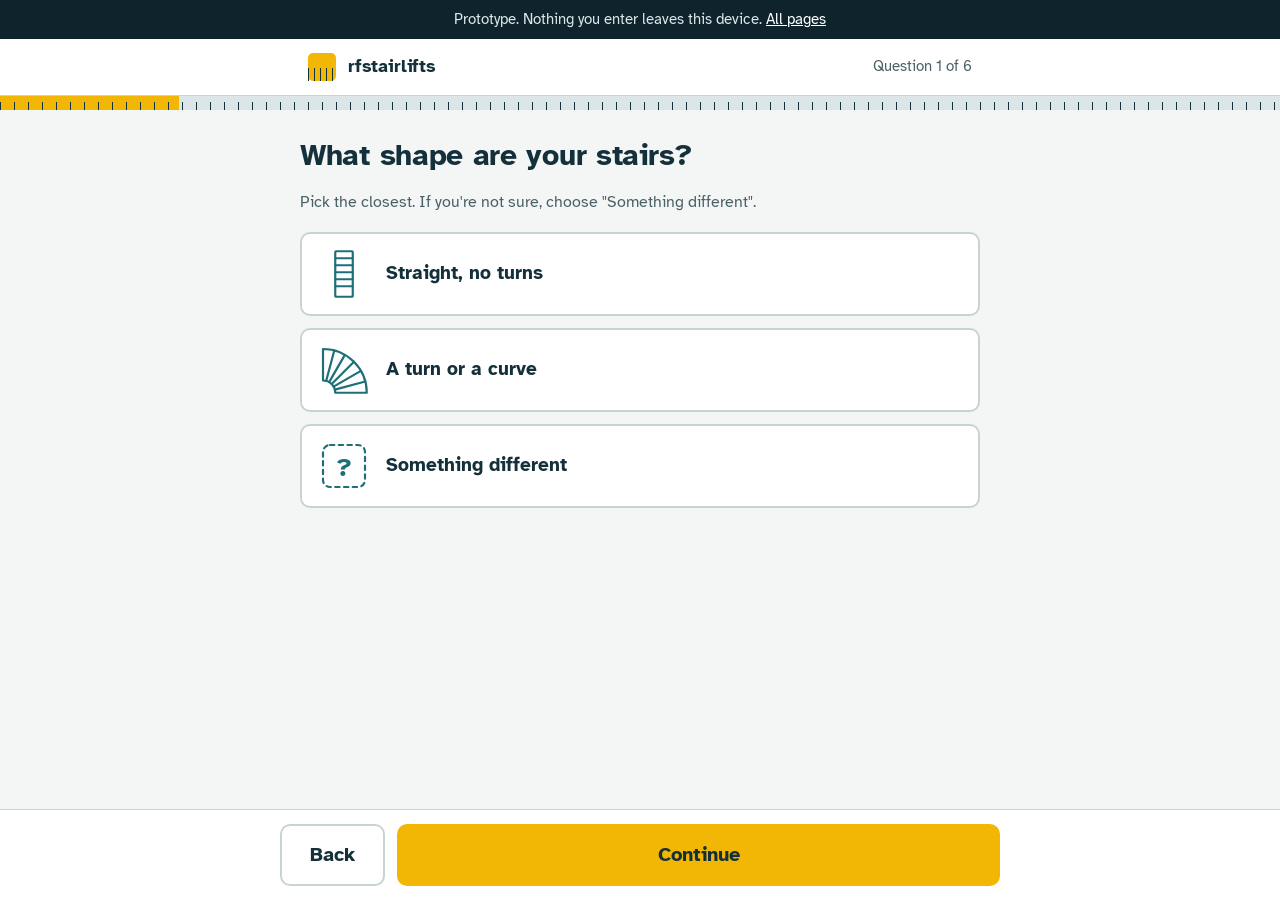
<file: stairlifts/check/index.html>
<!doctype html>
<html lang="en-GB">
<head>
<meta charset="utf-8">
<meta name="viewport" content="width=device-width, initial-scale=1">
<meta name="robots" content="noindex, nofollow">
<title>Check your stairs</title>
<link rel="stylesheet" href="../../assets/css/style.css">
</head>
<body class="quiz-page" data-root="../../">

<header class="quiz-top">
  <div class="wrap">
    <a class="brand" href="../" aria-label="Back to the start">
      <span class="tape logo-mark small" aria-hidden="true"></span>
      <span class="brand-name" data-brand>rfstairlifts</span>
    </a>
    <div class="step-label" id="stepLabel" aria-live="polite">Question 1 of 6</div>
  </div>
</header>
<div class="measure-bar" role="progressbar" aria-label="Progress" aria-valuemin="0" aria-valuemax="100" aria-valuenow="14" id="bar"><div class="fill" id="fill"></div></div>

<main class="quiz-main" id="main">
  <form id="quiz" novalidate autocomplete="on">

    <!-- 1: shape -->
    <section class="q-step" data-step="1" aria-labelledby="h1">
      <h1 id="h1" tabindex="-1">What shape are your stairs?</h1>
      <p class="small-text muted" id="d1">Pick the closest. If you're not sure, choose "Something different".</p>
      <fieldset aria-describedby="d1">
        <legend class="sr-only">Stair shape</legend>
        <div class="tiles one">
          <label class="choice tile-face"><input type="radio" name="shape" value="straight"><span class="face"><svg width="56" height="56" viewBox="0 0 64 64" fill="none" stroke="#1F6F78" stroke-width="2.5" stroke-linecap="round" stroke-linejoin="round" aria-hidden="true" style="flex:none"><rect x="22" y="6" width="20" height="52" rx="1"/><path d="M22 14h20M22 22h20M22 30h20M22 38h20M22 46h20"/></svg><span>Straight, no turns</span></span></label>
          <label class="choice tile-face"><input type="radio" name="shape" value="turn"><span class="face"><svg width="56" height="56" viewBox="0 0 64 64" fill="none" stroke="#1F6F78" stroke-width="2.5" stroke-linecap="round" stroke-linejoin="round" aria-hidden="true" style="flex:none"><path d="M22.0 58.0L58.0 58.0A50 50 0 0 0 8.0 8.0L8.0 44.0A14 14 0 0 1 22.0 58.0z"/><path d="M21.5 54.4L56.3 45.1M20.1 51.0L51.3 33.0M17.9 48.1L43.4 22.6M15.0 45.9L33.0 14.7M11.6 44.5L20.9 9.7"/></svg><span>A turn or a curve</span></span></label>
          <label class="choice tile-face"><input type="radio" name="shape" value="different"><span class="face"><svg width="56" height="56" viewBox="0 0 64 64" fill="none" stroke="#1F6F78" stroke-width="2.5" stroke-linecap="round" stroke-linejoin="round" aria-hidden="true" style="flex:none"><rect x="8" y="8" width="48" height="48" rx="8" stroke-dasharray="5 5"/><text x="32" y="43" text-anchor="middle" font-size="30" font-family="Atkinson Hyperlegible, sans-serif" fill="#1F6F78" stroke="none">?</text></svg><span>Something different</span></span></label>
        </div>
      </fieldset>
      <div class="error" data-err="1" role="alert"></div>
    </section>

    <!-- 2: what makes the stairs hard to climb (optional, tick any) -->
    <section class="q-step" data-step="2" aria-labelledby="h2" hidden>
      <h1 id="h2" tabindex="-1">What makes the stairs hard to climb?</h1>
      <p class="small-text muted" id="d2">Tick any that apply. You can skip this if you'd rather not say.</p>
      <fieldset aria-describedby="d2">
        <legend class="sr-only">What makes the stairs hard to climb</legend>
        <div class="options">
          <label class="choice"><input type="checkbox" name="climbing" value="pain"><span class="face"><span class="box" aria-hidden="true"></span><span>Painful knees, hips or legs</span></span></label>
          <label class="choice"><input type="checkbox" name="climbing" value="tired"><span class="face"><span class="box" aria-hidden="true"></span><span>Tiredness or breathlessness</span></span></label>
          <label class="choice"><input type="checkbox" name="climbing" value="unsteady"><span class="face"><span class="box" aria-hidden="true"></span><span>Unsteadiness, or fear of falling</span></span></label>
          <label class="choice"><input type="checkbox" name="climbing" value="fall"><span class="face"><span class="box" aria-hidden="true"></span><span>A recent fall</span></span></label>
          <label class="choice"><input type="checkbox" name="climbing" value="aid"><span class="face"><span class="box" aria-hidden="true"></span><span>Using a stick, frame or wheelchair</span></span></label>
          <label class="choice"><input type="checkbox" name="climbing" value="cantmanage"><span class="face"><span class="box" aria-hidden="true"></span><span>Can't manage the stairs now</span></span></label>
          <label class="choice"><input type="checkbox" name="climbing" value="other"><span class="face"><span class="box" aria-hidden="true"></span><span>Something else</span></span></label>
        </div>
      </fieldset>
    </section>

    <!-- 3: earlier refusal -->
    <section class="q-step" data-step="3" aria-labelledby="h3" hidden>
      <h1 id="h3" tabindex="-1">Has a company already said a stairlift can't be fitted?</h1>
      <p class="small-text muted" id="d3">This helps us match you with someone who handles difficult stairs.</p>
      <fieldset aria-describedby="d3">
        <legend class="sr-only">Earlier refusal</legend>
        <div class="options">
          <label class="choice"><input type="radio" name="refused" value="yes"><span class="face"><span class="dot"></span><span>Yes, a company has said no</span></span></label>
          <label class="choice"><input type="radio" name="refused" value="maybe"><span class="face"><span class="dot"></span><span>One said it might not work</span></span></label>
          <label class="choice"><input type="radio" name="refused" value="no"><span class="face"><span class="dot"></span><span>No, this is my first enquiry</span></span></label>
        </div>
      </fieldset>
      <div class="field" id="reasonField" hidden>
        <label for="refusedReason">What reason were you given? (optional)</label>
        <textarea class="textarea" id="refusedReason" name="refusedReason" rows="3" maxlength="500"></textarea>
      </div>
      <div class="error" data-err="3" role="alert"></div>
    </section>

    <!-- 4: who and when -->
    <section class="q-step" data-step="4" aria-labelledby="h4" hidden>
      <h1 id="h4" tabindex="-1">Who is it for, and how soon?</h1>
      <fieldset class="stack gap-12">
        <legend><strong>Who is the stairlift for?</strong></legend>
        <div class="pills">
          <label class="choice pill"><input type="radio" name="who" value="me"><span class="face">For me</span></label>
          <label class="choice pill"><input type="radio" name="who" value="parent"><span class="face">For a parent</span></label>
          <label class="choice pill"><input type="radio" name="who" value="other"><span class="face">For someone else</span></label>
        </div>
      </fieldset>
      <fieldset class="stack gap-12">
        <legend><strong>How soon is it needed?</strong></legend>
        <div class="pills">
          <label class="choice pill"><input type="radio" name="when" value="month"><span class="face">Within a month</span></label>
          <label class="choice pill"><input type="radio" name="when" value="three"><span class="face">Within 3 months</span></label>
          <label class="choice pill"><input type="radio" name="when" value="explore"><span class="face">Just exploring</span></label>
        </div>
      </fieldset>
      <div class="error" data-err="4" role="alert"></div>
    </section>

    <!-- 5: where + photo -->
    <section class="q-step" data-step="5" aria-labelledby="h5" hidden>
      <h1 id="h5" tabindex="-1">Where are the stairs?</h1>
      <div class="field">
        <label for="postcode">Postcode</label>
        <input class="input" id="postcode" name="postcode" type="text" autocomplete="postal-code" autocapitalize="characters" inputmode="text" maxlength="9" style="font-size:20px">
        <div class="error" data-err="postcode" role="alert"></div>
      </div>
      <div class="field">
        <span class="label" id="photoLabel">Add a photo of the stairs (optional)</span>
        <span class="hint" id="photoHint">A photo from the bottom looking up helps the installer give a straight answer sooner. You can skip this.</span>
        <label class="upload" id="uploadBtn"><input type="file" id="photo" accept="image/*" aria-labelledby="photoLabel" aria-describedby="photoHint"><span id="uploadText">Add a photo</span></label>
        <div class="preview" id="preview" hidden>
          <img id="previewImg" alt="Your photo of the stairs">
          <button type="button" class="btn ghost small" id="photoRemove">Remove photo</button>
        </div>
        <div class="error" data-err="photo" role="alert"></div>
        <div class="hint" id="photoProto">Prototype: the photo is shrunk and kept in this browser only.</div>
      </div>
      <div class="error" data-err="5" role="alert"></div>
    </section>

    <!-- 6: contact + consent -->
    <section class="q-step" data-step="6" aria-labelledby="h6" hidden>
      <h1 id="h6" tabindex="-1">Where should the installer call?</h1>
      <div class="field">
        <label for="firstName">First name</label>
        <input class="input" id="firstName" name="firstName" type="text" autocomplete="given-name" maxlength="60">
        <div class="error" data-err="firstName" role="alert"></div>
      </div>
      <div class="field">
        <label for="phone">Phone number (mobile or landline)</label>
        <input class="input" id="phone" name="phone" type="tel" autocomplete="tel" inputmode="tel" maxlength="20" aria-describedby="phoneHint">
        <div class="hint" id="phoneHint">We'll only use it to call or text about your enquiry.</div>
        <div class="error" data-err="phone" role="alert"></div>
      </div>
      <div class="field">
        <label for="email">Email (optional)</label>
        <input class="input" id="email" name="email" type="email" autocomplete="email" maxlength="120">
        <div class="error" data-err="email" role="alert"></div>
      </div>
      <fieldset class="stack gap-12">
        <legend><strong>Best time to call (optional)</strong></legend>
        <div class="pills">
          <label class="choice pill"><input type="radio" name="slot" value="any" checked><span class="face">Any time</span></label>
          <label class="choice pill"><input type="radio" name="slot" value="am"><span class="face">Morning</span></label>
          <label class="choice pill"><input type="radio" name="slot" value="pm"><span class="face">Afternoon</span></label>
          <label class="choice pill"><input type="radio" name="slot" value="eve"><span class="face">Evening</span></label>
        </div>
      </fieldset>

      <!-- Spam trap: real people never see or fill this -->
      <div class="hp" aria-hidden="true">
        <label for="website">Leave this field empty</label>
        <input type="text" id="website" name="website" tabindex="-1" autocomplete="off">
      </div>

      <div>
        <div class="consent">
          <input type="checkbox" id="consent" name="consent" aria-describedby="consentText">
          <label for="consent" id="consentText"></label>
        </div>
        <div class="error" data-err="consent" role="alert" style="margin-top:8px"></div>
      </div>
      <div class="form-error" id="formError" role="alert"></div>
    </section>

  </form>
</main>

<nav class="quiz-nav" aria-label="Quiz navigation">
  <div class="inner">
    <button type="button" class="btn ghost" id="back" hidden>Back</button>
    <button type="button" class="btn next" id="next">Continue</button>
  </div>
</nav>

<script src="../../assets/js/config.js"></script>
<script src="../../assets/js/core.js"></script>
<script src="../../assets/js/quiz.js"></script>
</body>
</html>
</file>
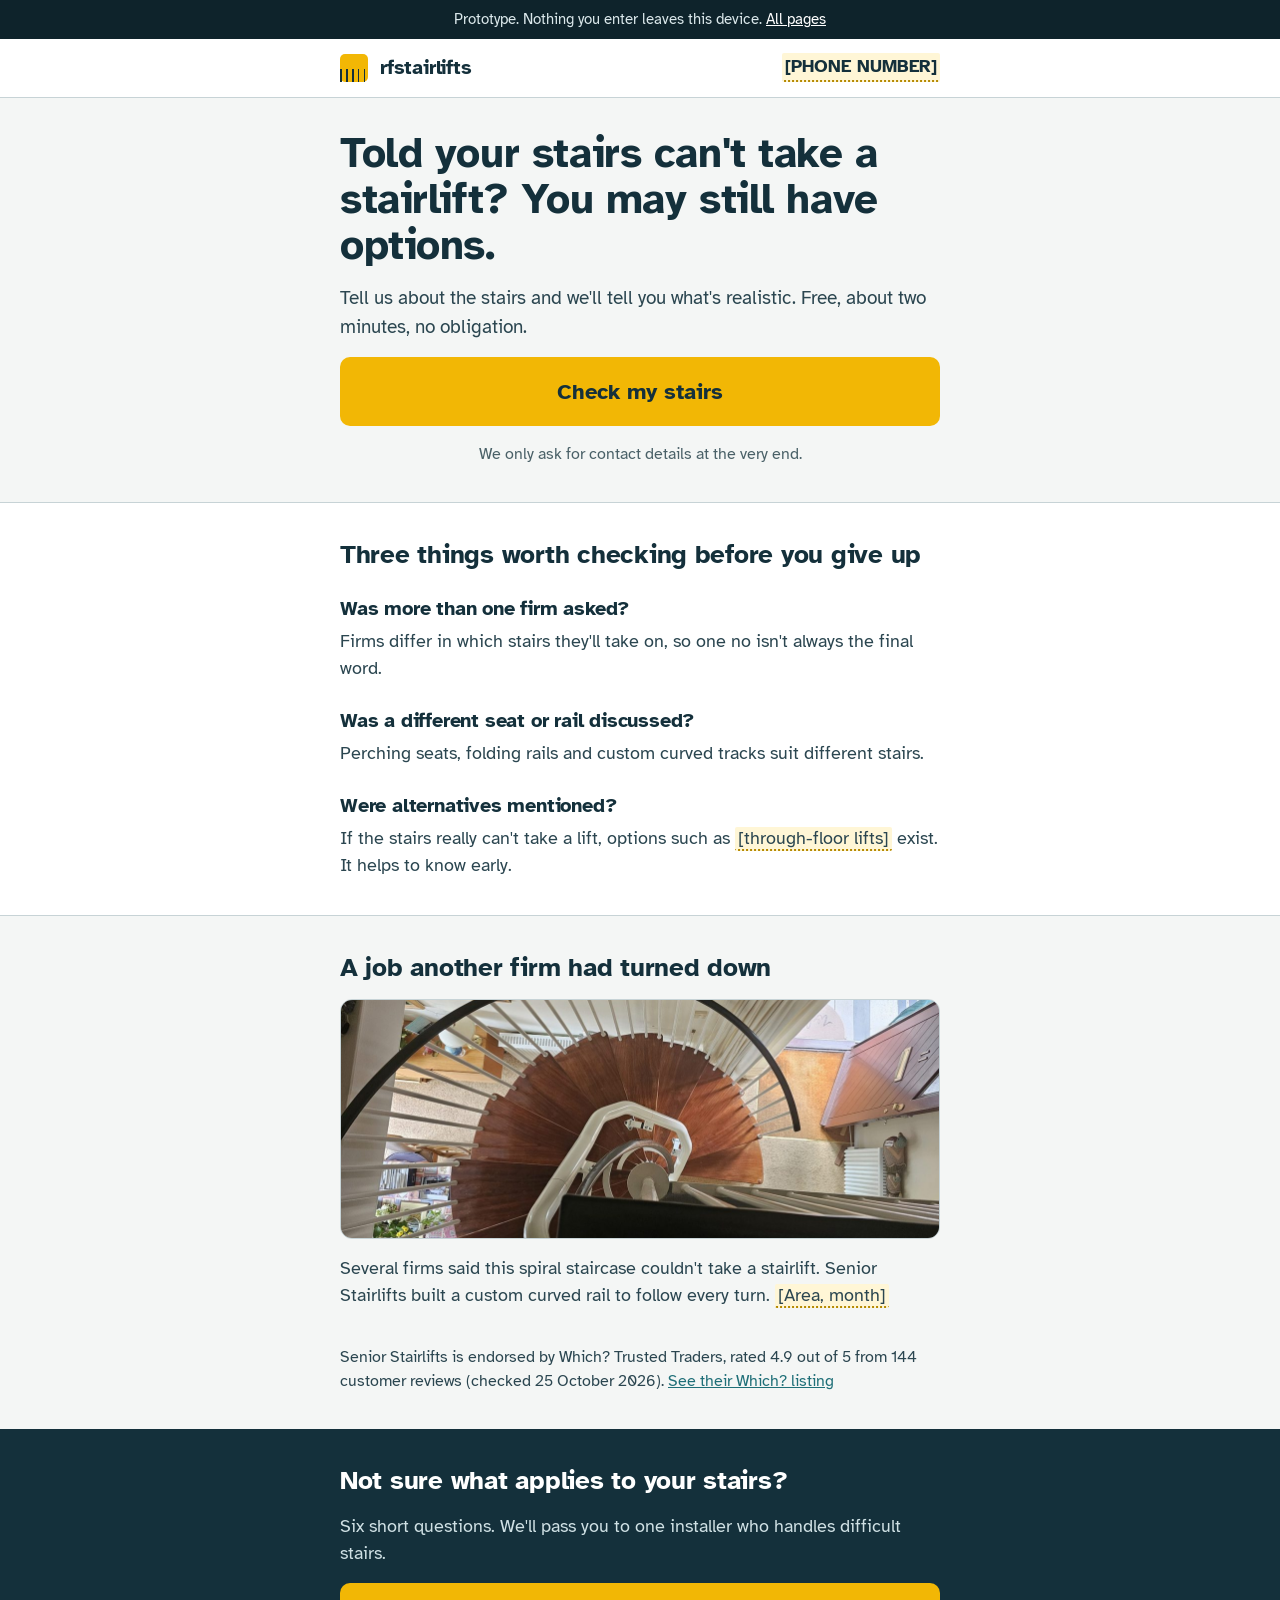
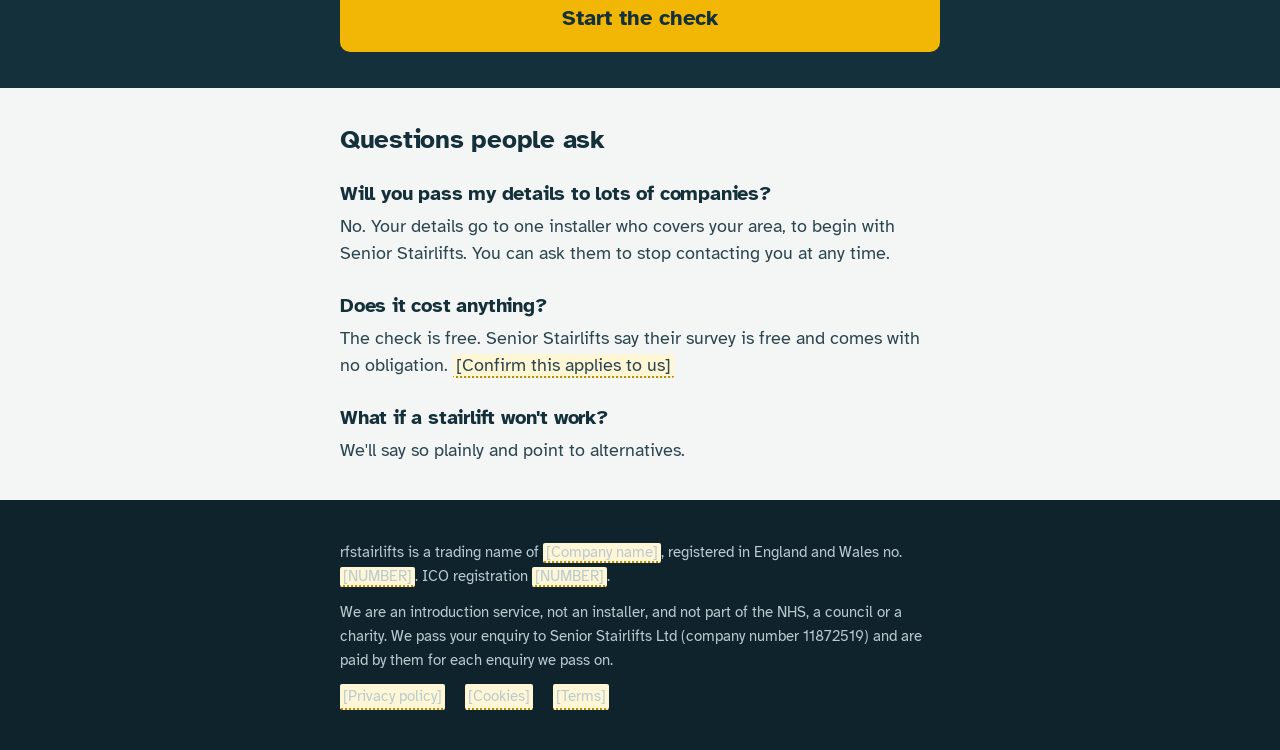
<file: stairlifts/refused/index.html>
<!doctype html>
<html lang="en-GB">
<head>
<meta charset="utf-8">
<meta name="viewport" content="width=device-width, initial-scale=1">
<meta name="robots" content="noindex, nofollow">
<title>Told your stairs can't take a stairlift? You may still have options</title>
<meta name="description" content="Tell us about the stairs and we'll tell you what's realistic. Free, about two minutes, no obligation.">
<link rel="stylesheet" href="../../assets/css/style.css">
<style>
  /* Meta page is deliberately narrower and calmer: single column, large type, one action. */
  .m-wrap { max-width: 640px; margin: 0 auto; padding-left: 20px; padding-right: 20px; }
  .m-hero { padding: 32px 0 36px; }
  .m-hero h1 { font-size: 34px; line-height: 1.1; letter-spacing: -0.01em; }
  .m-hero p { font-size: 19px; color: var(--ink-2); }
  .m-block { padding: 36px 0; }
  .m-block h2 { font-size: 26px; line-height: 1.2; }
  .m-block h3 { font-size: 20px; margin-bottom: 4px; }
  .m-block p { color: var(--ink-2); }
  .m-band { background: var(--ink); color: #fff; }
  .m-band p { color: #cfe0e4; }
  @media (min-width: 700px) { .m-hero h1 { font-size: 42px; } }
</style>
</head>
<body data-variant="meta" data-root="../../">
<a class="skip" href="#main">Skip to the main content</a>

<header class="site-header">
  <div class="m-wrap" style="display:flex;flex-wrap:wrap;align-items:center;justify-content:space-between;gap:8px;padding-top:14px;padding-bottom:14px">
    <a class="brand" href="./">
      <span class="tape logo-mark small" aria-hidden="true"></span>
      <span class="brand-name" style="font-size:20px" data-brand>rfstairlifts</span>
    </a>
    <a class="num" data-phone href="#" style="font-size:18px;font-weight:700;color:var(--ink);text-decoration:none">[PHONE NUMBER]</a>
  </div>
</header>

<main id="main">
  <section class="m-hero">
    <div class="m-wrap stack gap-16">
      <h1>Told your stairs can't take a stairlift? You may still have options.</h1>
      <p>Tell us about the stairs and we'll tell you what's realistic. Free, about two minutes, no obligation.</p>
      <div><a class="btn big block" href="../check/">Check my stairs</a></div>
      <div class="small-text muted" style="text-align:center">We only ask for contact details at the very end.</div>
    </div>
  </section>

  <section class="m-block" style="background:var(--paper);border-top:1px solid var(--line);border-bottom:1px solid var(--line)">
    <div class="m-wrap stack gap-24">
      <h2>Three things worth checking before you give up</h2>
      <div><h3>Was more than one firm asked?</h3><p>Firms differ in which stairs they'll take on, so one no isn't always the final word.</p></div>
      <div><h3>Was a different seat or rail discussed?</h3><p>Perching seats, folding rails and custom curved tracks suit different stairs.</p></div>
      <div><h3>Were alternatives mentioned?</h3><p>If the stairs really can't take a lift, options such as <span class="ph">[through-floor lifts]</span> exist. It helps to know early.</p></div>
    </div>
  </section>

  <section class="m-block">
    <div class="m-wrap stack gap-16">
      <h2>A job another firm had turned down</h2>
      <div class="photo-ph shot" style="height:240px"><span>[Photo: previously refused install]</span><img src="../../assets/img/spiral-stairs.jpg" alt="A spiral staircase seen from above, with a white curved stairlift rail following the turn of the wooden steps" width="1200" height="900" loading="lazy" onerror="this.remove()"></div>
      <p>Several firms said this spiral staircase couldn't take a stairlift. <span data-installer>Senior Stairlifts</span> built a custom curved rail to follow every turn. <span class="ph">[Area, month]</span></p>
    </div>
  </section>

  <section class="m-block" style="padding-top:0">
    <div class="m-wrap">
      <p class="small-text muted"><span data-installer>Senior Stairlifts</span> is endorsed by Which? Trusted Traders, rated <span data-which-rating>4.9</span> out of 5 from <span data-which-count>144</span> customer reviews (checked <span data-which-date>25 October 2026</span>). <a data-which-link href="https://trustedtraders.which.co.uk/businesses/senior-stairlifts-ltd/" target="_blank" rel="noopener noreferrer">See their Which? listing<span class="sr-only"> (opens in a new tab)</span></a></p>
    </div>
  </section>

  <section class="m-block m-band">
    <div class="m-wrap stack gap-16">
      <h2>Not sure what applies to your stairs?</h2>
      <p>Six short questions. We'll pass you to one installer who handles difficult stairs.</p>
      <a class="btn big block" href="../check/">Start the check</a>
    </div>
  </section>

  <section class="m-block">
    <div class="m-wrap stack gap-24">
      <h2>Questions people ask</h2>
      <div><h3>Will you pass my details to lots of companies?</h3><p>No. Your details go to one installer who covers your area, to begin with <span data-installer>Senior Stairlifts</span>. You can ask them to stop contacting you at any time.</p></div>
      <div><h3>Does it cost anything?</h3><p>The check is free. <span data-installer>Senior Stairlifts</span> say their survey is free and comes with no obligation. <span class="ph">[Confirm this applies to us]</span></p></div>
      <div><h3>What if a stairlift won't work?</h3><p>We'll say so plainly and point to alternatives.</p></div>
    </div>
  </section>
</main>

<footer class="site-footer">
  <div class="m-wrap stack gap-12">
    <div><span data-brand>rfstairlifts</span> is a trading name of <span class="ph">[Company name]</span>, registered in England and Wales no. <span class="ph">[NUMBER]</span>. ICO registration <span class="ph">[NUMBER]</span>.</div>
    <div>We are an introduction service, not an installer, and not part of the NHS, a council or a charity. We pass your enquiry to <span data-installer-legal>Senior Stairlifts Ltd</span> (company number <span data-installer-number>11872519</span>) and are paid by them for each enquiry we pass on.</div>
    <div class="links"><span class="ph">[Privacy policy]</span><span class="ph">[Cookies]</span><span class="ph">[Terms]</span></div>
  </div>
</footer>

<script src="../../assets/js/config.js"></script>
<script src="../../assets/js/core.js"></script>
</body>
</html>
</file>
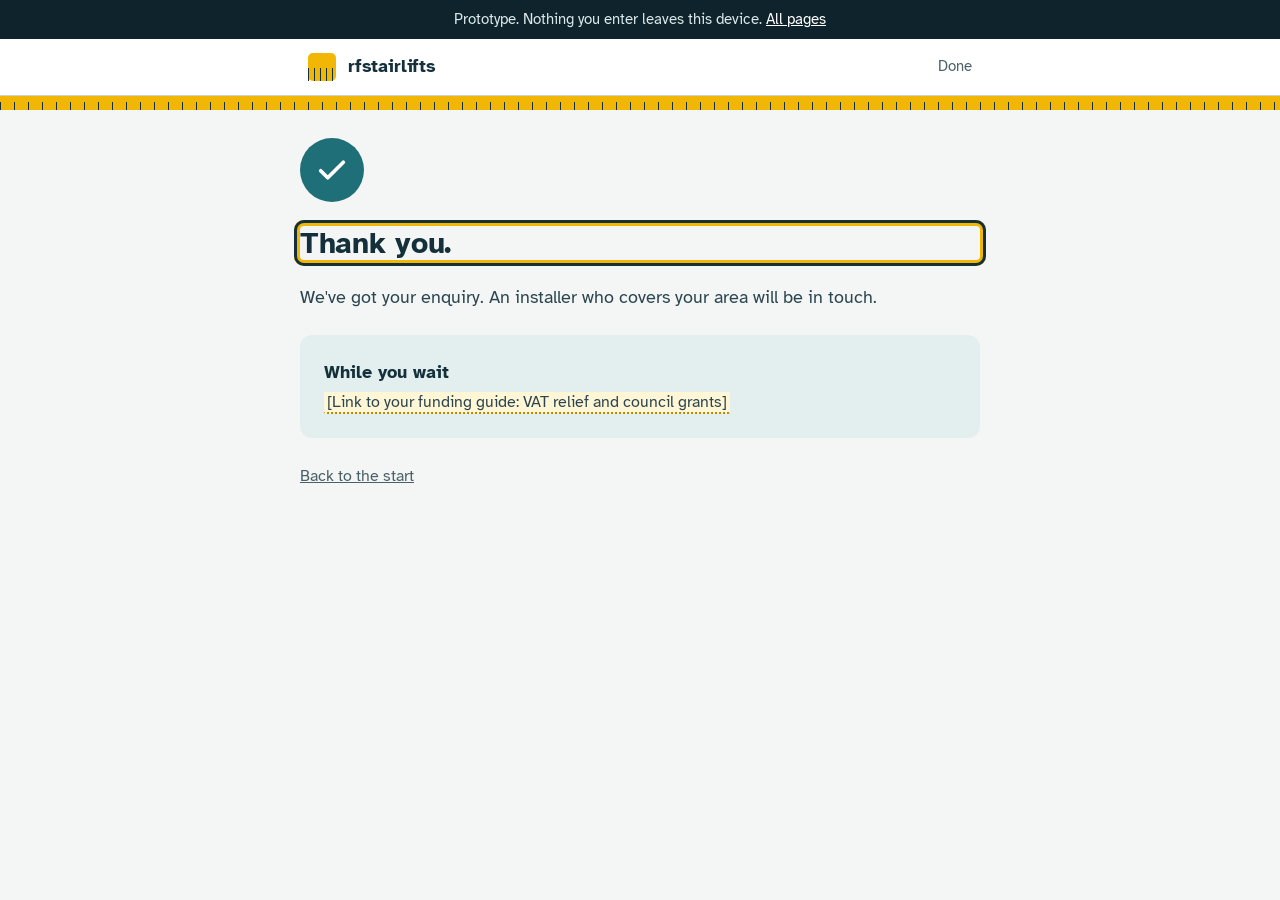
<file: stairlifts/thank-you/index.html>
<!doctype html>
<html lang="en-GB">
<head>
<meta charset="utf-8">
<meta name="viewport" content="width=device-width, initial-scale=1">
<meta name="robots" content="noindex, nofollow">
<title>Thank you</title>
<link rel="stylesheet" href="../../assets/css/style.css">
</head>
<body class="quiz-page" data-root="../../">

<header class="quiz-top">
  <div class="wrap">
    <a class="brand" href="../">
      <span class="tape logo-mark small" aria-hidden="true"></span>
      <span class="brand-name" data-brand>rfstairlifts</span>
    </a>
    <div class="step-label">Done</div>
  </div>
</header>
<div class="measure-bar" aria-hidden="true"><div class="fill" style="width:100%"></div></div>

<main class="quiz-main" id="main" style="padding-bottom:48px">
  <div class="stack gap-24">
    <div class="done-mark" aria-hidden="true">
      <svg width="34" height="34" viewBox="0 0 24 24" fill="none" stroke="#fff" stroke-width="2.6" stroke-linecap="round" stroke-linejoin="round"><path d="M4 12.5l5 5L20 6.5"/></svg>
    </div>

    <h1 id="headline" tabindex="-1">Thank you.</h1>
    <div id="body" class="stack gap-24"></div>

    <div class="callout">
      <div class="t">While you wait</div>
      <div class="lead-copy small-text"><span class="ph">[Link to your funding guide: VAT relief and council grants]</span></div>
    </div>

    <div id="proto" class="proto-panel" hidden></div>

    <div><a class="small-text muted" href="../">Back to the start</a></div>
  </div>
</main>

<script src="../../assets/js/config.js"></script>
<script src="../../assets/js/core.js"></script>
<script>
(function () {
  var C = window.RF_CONFIG;
  var id = new URLSearchParams(window.location.search).get("id");
  var lead = id ? RF.leads.get(id) : null;
  var name = lead ? lead.contact.firstName : "";
  var h = document.getElementById("headline");
  var body = document.getElementById("body");

  function li(n, html) { return '<li><span class="n" aria-hidden="true">' + n + '</span><div>' + html + '</div></li>'; }

  var stream = lead ? lead.scoring.stream : "";
  var area = lead ? lead.answers.postcodeArea : "";

  if (stream === "premium") {
    h.textContent = "Thank you" + (name ? ", " + name : "") + ". Your details are with " + C.buyer.name + ".";
    body.innerHTML =
      '<div class="stack gap-16"><div><strong>What happens next</strong></div><ol class="next-list">' +
      li(1, "They'll ring you from <span class=\"ph\">" + RF.esc(C.buyer.callerNumber) + "</span> within <span class=\"ph\">" + RF.esc(C.buyer.callbackWithin) + "</span>. Please pick up if you don't recognise it.") +
      li(2, "They'll talk through your stairs and arrange a survey.") +
      li(3, "You decide. There's no obligation.") + "</ol></div>";
  } else if (stream === "waiting") {
    h.textContent = "Thank you" + (name ? ", " + name : "") + ". We've kept your details.";
    body.innerHTML =
      '<p class="lead-copy">We don\'t have an installer covering ' + RF.esc(area ? "your postcode area (" + area + ")" : "your area") + ' yet. We won\'t pass your details to anyone until we do. If one starts covering your area, we\'ll contact you then, and you can say no.</p>' +
      '<p class="lead-copy">If you\'d rather we deleted your details, tell us and we will. <span class="ph">[Contact route and retention period]</span></p>';
  } else if (lead) {
    h.textContent = "Thank you" + (name ? ", " + name : "") + ". We have your details.";
    body.innerHTML =
      '<div class="stack gap-16"><div><strong>What happens next</strong></div><ol class="next-list">' +
      li(1, "We\'ll pass your details to one installer who covers your area. This can take a few days.") +
      li(2, "They\'ll contact you by phone or text to talk about your stairs.") +
      li(3, "You decide. There\'s no obligation.") + "</ol></div>";
  } else {
    h.textContent = "Thank you.";
    body.innerHTML = '<p class="lead-copy">We\'ve got your enquiry. An installer who covers your area will be in touch.</p>';
  }

  /* Conversion tracking fires here, once per lead, with no personal data.
     Wire Google Ads / Meta Pixel / GA4 to the 'generate_lead' event in a tag manager.
     Cookie consent must gate any advertising tags before launch. */
  window.dataLayer = window.dataLayer || [];
  var fired = RF.session.get("fired", {});
  if (lead && !fired[lead.id]) {
    window.dataLayer.push({
      event: "generate_lead",
      lead_product: lead.product,
      lead_tier: lead.scoring.tier,
      lead_stream: lead.scoring.stream,
      landing_variant: lead.variant
    });
    fired[lead.id] = true;
    RF.session.set("fired", fired);
  }

  /* Prototype-only panel: shows how the lead was scored and routed */
  if (C.prototypeBanner && lead) {
    var t = lead.scoring.tests;
    function mark(ok) { return ok ? "Pass" : "Fail"; }
    var p = document.getElementById("proto");
    p.hidden = false;
    p.innerHTML =
      "<h2>Prototype only: how this lead was scored</h2>" +
      "<p>Tier <strong>" + RF.esc(lead.scoring.tier) + "</strong>, routed to <strong>" + RF.esc(RF.LABELS.stream[lead.scoring.stream]) + "</strong>.</p>" +
      "<p class=\"muted\">Stairs: " + mark(t.stairs) + ". Area: " + mark(t.area) + ". Timing: " + mark(t.timing) + ". Evidence: " + mark(t.evidence) + ".</p>" +
      "<p style=\"margin-top:10px\"><a href=\"../../demo/lead/?id=" + encodeURIComponent(lead.id) + "\">See the lead as the buyer would</a></p>";
  }
  h.focus({ preventScroll: true });
})();
</script>
</body>
</html>
</file>
<file: assets/css/style.css>
/* rfstairlifts prototype styles
   Direction (from Project Codex): Atkinson Hyperlegible, 18px body, cool off-white ground,
   deep teal-navy ink, tape-measure yellow reserved for buttons and the progress tape. */

@font-face {
  font-family: "Atkinson Hyperlegible";
  src: url("../fonts/atkinson-hyperlegible-latin-400-normal.woff2") format("woff2");
  font-weight: 400;
  font-style: normal;
  font-display: swap;
}
@font-face {
  font-family: "Atkinson Hyperlegible";
  src: url("../fonts/atkinson-hyperlegible-latin-700-normal.woff2") format("woff2");
  font-weight: 700;
  font-style: normal;
  font-display: swap;
}

:root {
  --ground: #f4f6f5;
  --paper: #ffffff;
  --ink: #14303b;
  --ink-2: #2b4650;
  --muted: #4a6168;
  --line: #c7d3d6;
  --line-strong: #8fa5ab;
  --teal: #1f6f78;
  --wash: #e3eeef;
  --tape: #f2b705;
  --night: #0e232b;
  --danger: #a3341f;
  --radius: 10px;
  --radius-lg: 14px;
  --wrap: 1200px;
}

*, *::before, *::after { box-sizing: border-box; }

html { -webkit-text-size-adjust: 100%; }

body {
  margin: 0;
  background: var(--ground);
  color: var(--ink);
  font-family: "Atkinson Hyperlegible", system-ui, -apple-system, "Segoe UI", sans-serif;
  font-size: 18px;
  line-height: 1.5;
}

h1, h2, h3, p { margin: 0; }
h1, h2, h3 { font-weight: 700; letter-spacing: -0.01em; }
img, svg { max-width: 100%; }

a { color: var(--teal); }
a:hover { color: var(--ink); }

:focus-visible {
  outline: 3px solid var(--ink);
  outline-offset: 3px;
  box-shadow: 0 0 0 6px var(--tape);
  border-radius: 4px;
}

.sr-only {
  position: absolute !important;
  width: 1px; height: 1px;
  overflow: hidden;
  clip: rect(0 0 0 0);
  white-space: nowrap;
}

.skip {
  position: absolute; left: 12px; top: -80px;
  background: var(--ink); color: #fff; padding: 12px 18px; border-radius: var(--radius);
  z-index: 100; font-weight: 700;
}
.skip:focus { top: 12px; }

.wrap { max-width: var(--wrap); margin: 0 auto; padding: 0 28px; }

/* Placeholders stay visibly bracketed until real details exist */
.ph {
  background: #fff6d6;
  border-bottom: 2px dotted #b58900;
  padding: 0 3px;
  border-radius: 2px;
}

/* Prototype banner */
.proto-banner {
  background: var(--night);
  color: #dbe8eb;
  font-size: 15px;
  padding: 8px 20px;
  text-align: center;
}
.proto-banner a { color: #fff; }

/* Tape-measure motif */
.tape {
  background: var(--tape);
  display: flex;
  align-items: flex-end;
}
.tape::after {
  content: "";
  display: block;
  width: 100%;
  height: 45%;
  background-image: repeating-linear-gradient(90deg, var(--ink) 0 1.5px, transparent 1.5px 6px);
}
.logo-mark { width: 34px; height: 34px; border-radius: 6px; }
.logo-mark.small { width: 28px; height: 28px; border-radius: 5px; }

/* Header */
.site-header { background: var(--paper); border-bottom: 1px solid var(--line); }
.site-header .wrap {
  display: flex; flex-wrap: wrap; align-items: center; justify-content: space-between;
  gap: 12px; padding-top: 16px; padding-bottom: 16px;
}
.brand { display: flex; align-items: center; gap: 12px; color: var(--ink); text-decoration: none; }
.brand-name { font-size: 24px; font-weight: 700; letter-spacing: -0.01em; }
.header-call { display: flex; align-items: center; gap: 12px; }
.header-call .hours { font-size: 16px; color: var(--muted); text-align: right; }
.header-call .num { font-size: 24px; font-weight: 700; color: var(--ink); text-decoration: none; }

/* Buttons */
.btn {
  display: inline-flex; align-items: center; justify-content: center; text-align: center;
  min-height: 56px; padding: 14px 28px;
  background: var(--tape); color: var(--ink);
  border: 2px solid transparent; border-radius: var(--radius);
  font: inherit; font-size: 20px; font-weight: 700; text-decoration: none; cursor: pointer;
}
.btn:hover { color: var(--ink); filter: brightness(0.96); }
.btn.big { min-height: 60px; font-size: 22px; padding: 16px 34px; }
.btn.block { display: flex; width: 100%; }
.btn.ghost { background: transparent; border-color: var(--line); }
.btn.teal { background: var(--teal); color: #fff; }
.btn.teal:hover { color: #fff; }
.btn[disabled] { opacity: 0.4; cursor: not-allowed; }
.btn.small { min-height: 44px; font-size: 16px; padding: 8px 16px; }

/* Layout bits */
.section { padding: 80px 0; }
.section.paper { background: var(--paper); border-top: 1px solid var(--line); border-bottom: 1px solid var(--line); }
.stack { display: flex; flex-direction: column; }
.gap-8 { gap: 8px; } .gap-12 { gap: 12px; } .gap-16 { gap: 16px; } .gap-24 { gap: 24px; } .gap-32 { gap: 32px; }
.lead-copy { color: var(--ink-2); }
.measure { max-width: 720px; }
.muted { color: var(--muted); }
.small-text { font-size: 16px; }

h1.display { font-size: 52px; line-height: 1.08; letter-spacing: -0.015em; }
h2.title { font-size: 38px; line-height: 1.12; }
h3.item { font-size: 20px; line-height: 1.25; }

/* Hero */
.hero { padding: 48px 0 72px; }
.hero-grid { display: flex; flex-wrap: wrap; align-items: flex-start; gap: 48px; }
.hero-copy { flex: 1 1 460px; min-width: 0; }
.hero-copy p.sub { font-size: 21px; color: var(--ink-2); max-width: 560px; }
.ticks { list-style: none; margin: 0; padding: 0; display: flex; flex-direction: column; gap: 10px; }
.ticks li { display: flex; align-items: center; gap: 12px; }
.ticks svg { flex: none; }

/* Entry card (first quiz question in the hero) */
.entry-card {
  flex: 1 1 480px; max-width: 560px; min-width: 0;
  background: var(--paper); border: 1px solid var(--line); border-radius: var(--radius-lg); overflow: hidden;
}
.entry-card .tape { height: 26px; }
.entry-card .inner { padding: 28px; display: flex; flex-direction: column; gap: 18px; }
.entry-card h2 { font-size: 30px; line-height: 1.15; }

/* Choice tiles (links on landing, radios in the quiz) */
.tiles { display: grid; grid-template-columns: repeat(2, minmax(0, 1fr)); gap: 12px; }
.tile {
  display: flex; align-items: center; gap: 14px;
  min-height: 84px; padding: 12px 14px;
  background: var(--paper); border: 2px solid var(--line); border-radius: var(--radius);
  color: var(--ink); text-decoration: none; font-weight: 700; line-height: 1.25; cursor: pointer;
}
.tile:hover { border-color: var(--teal); color: var(--ink); }
.tiles.one { grid-template-columns: 1fr; }
.tiles.one .tile { font-size: 19px; min-height: 84px; }
.tile svg { flex: none; }

/* Quiz inputs: real radios and checkboxes, visually hidden, styled via the label */
.choice { position: relative; }
.choice input {
  position: absolute; opacity: 0; width: 100%; height: 100%; margin: 0; cursor: pointer; inset: 0;
}
.choice .face {
  display: flex; align-items: center; gap: 14px;
  min-height: 64px; padding: 12px 16px; font-size: 19px;
  background: var(--paper); border: 2px solid var(--line); border-radius: var(--radius);
  font-weight: 700; line-height: 1.3; color: var(--ink);
}
.choice.tile-face .face { min-height: 84px; padding: 10px 14px; font-size: 19px; line-height: 1.25; }
.choice.pill .face { min-height: 52px; padding: 0 20px; border-radius: 999px; }
.choice .dot {
  flex: none; width: 22px; height: 22px; border-radius: 50%;
  border: 2px solid var(--line-strong); background: #fff;
}
.choice .box {
  flex: none; width: 26px; height: 26px; border-radius: 6px;
  border: 2px solid var(--line-strong); background: #fff;
}
.choice input:checked + .face { background: var(--wash); border-color: var(--teal); }
.choice input:checked + .face .box {
  background: var(--teal) url("data:image/svg+xml,%3Csvg xmlns='http://www.w3.org/2000/svg' viewBox='0 0 24 24' fill='none' stroke='white' stroke-width='3.4' stroke-linecap='round' stroke-linejoin='round'%3E%3Cpath d='M5 12.5l4.5 4.5L19 7'/%3E%3C/svg%3E") center / 18px no-repeat;
  border-color: var(--teal);
}
.choice input:checked + .face .dot { border: 7px solid var(--teal); }
.choice input:focus-visible + .face { outline: 3px solid var(--ink); outline-offset: 3px; box-shadow: 0 0 0 6px var(--tape); }
.choice:hover .face { border-color: var(--teal); }

.options { display: flex; flex-direction: column; gap: 10px; }
.pills { display: flex; flex-wrap: wrap; gap: 10px; }

fieldset { border: 0; margin: 0; padding: 0; min-width: 0; }
legend { padding: 0; }

.field { display: flex; flex-direction: column; gap: 6px; }
.field label, .field .label { font-weight: 700; }
.field .hint { font-size: 15px; color: var(--muted); }
.input, .textarea {
  width: 100%; border: 2px solid var(--line-strong); border-radius: var(--radius);
  background: #fff; color: var(--ink); font: inherit; font-size: 19px; padding: 0 14px; height: 54px;
}
.textarea { height: auto; padding: 12px 14px; resize: vertical; }
.input[aria-invalid="true"], .textarea[aria-invalid="true"] { border-color: var(--danger); }
.error { color: var(--danger); font-weight: 700; font-size: 16px; }
.error:empty { display: none; }

.upload {
  display: flex; align-items: center; justify-content: center; text-align: center; gap: 12px;
  min-height: 96px; border: 2px dashed var(--line-strong); border-radius: var(--radius);
  background: #fff; color: var(--teal); font-weight: 700; cursor: pointer; padding: 12px;
}
.upload:hover { border-color: var(--teal); }
.upload input { position: absolute; width: 1px; height: 1px; opacity: 0; }
.upload:focus-within { outline: 3px solid var(--ink); outline-offset: 3px; box-shadow: 0 0 0 6px var(--tape); }
.preview { display: flex; align-items: center; gap: 12px; }
.preview img { width: 96px; height: 72px; object-fit: cover; border-radius: 8px; border: 1px solid var(--line); }

.consent { display: flex; align-items: flex-start; gap: 12px; }
.consent input { flex: none; width: 26px; height: 26px; margin: 2px 0 0; accent-color: var(--teal); }
.consent label { font-size: 15px; line-height: 1.5; color: var(--ink-2); }

.hp { position: absolute; left: -9999px; width: 1px; height: 1px; overflow: hidden; }

/* Cards and grids */
.grid-3 { display: grid; grid-template-columns: repeat(3, minmax(0, 1fr)); gap: 20px; }
.grid-2 { display: grid; grid-template-columns: repeat(2, minmax(0, 1fr)); gap: 32px 48px; }
.card { background: var(--paper); border: 1px solid var(--line); border-radius: 12px; padding: 24px; }
.card h3 { font-size: 20px; margin-bottom: 6px; }
.card p { color: var(--ink-2); }

.trust { background: var(--paper); border-top: 1px solid var(--line); border-bottom: 1px solid var(--line); }
.trust .wrap { padding-top: 28px; padding-bottom: 28px; display: grid; grid-template-columns: repeat(3, minmax(0, 1fr)); gap: 24px; }
.trust .note { font-size: 17px; color: var(--ink-2); }

.steps { display: grid; grid-template-columns: repeat(3, minmax(0, 1fr)); gap: 32px; list-style: none; margin: 0; padding: 0; }
.steps li { display: flex; flex-direction: column; gap: 12px; }
.steps .n {
  width: 46px; height: 46px; border-radius: 50%; border: 2px solid var(--teal); color: var(--teal);
  display: flex; align-items: center; justify-content: center; font-weight: 700; font-size: 22px;
}
.steps .t { font-size: 22px; font-weight: 700; }
.steps p { color: var(--ink-2); }

.photo-ph {
  height: 220px; border-radius: 12px; border: 1px solid var(--line);
  background-image: repeating-linear-gradient(45deg, #dce5e7 0 10px, #e9eff0 10px 20px);
  display: flex; align-items: center; justify-content: center; color: var(--muted); font-size: 16px; text-align: center; padding: 12px;
}

.photo-ph.shot { position: relative; overflow: hidden; }
.photo-ph.shot img { position: absolute; inset: 0; width: 100%; height: 100%; object-fit: cover; background: #e9eff0; }
.faq dt { font-size: 21px; font-weight: 700; margin-bottom: 6px; }
.faq dd { margin: 0; color: var(--ink-2); }

.callout { background: var(--wash); border-radius: 12px; padding: 24px; }
.callout .t { font-weight: 700; margin-bottom: 4px; }

.cta-band { background: var(--ink); color: #fff; padding: 72px 0; }
.cta-band .wrap { display: flex; flex-wrap: wrap; align-items: center; justify-content: space-between; gap: 28px; }
.cta-band h2 { font-size: 36px; line-height: 1.15; }
.cta-band p { font-size: 20px; color: #cfe0e4; margin-top: 10px; }

.site-footer { background: var(--night); color: #b9cbd0; padding: 40px 0; font-size: 15px; line-height: 1.6; }
.site-footer .wrap { display: flex; flex-direction: column; gap: 12px; }
.site-footer a { color: #dbe8eb; }
.site-footer .links { display: flex; flex-wrap: wrap; gap: 20px; }

/* Quiz shell */
.quiz-page { min-height: 100vh; min-height: 100dvh; display: flex; flex-direction: column; }
.quiz-top { background: var(--paper); border-bottom: 1px solid var(--line); }
.quiz-top .wrap { max-width: 720px; display: flex; align-items: center; justify-content: space-between; padding-top: 14px; padding-bottom: 14px; }
.quiz-top .brand-name { font-size: 18px; }
.step-label { font-size: 15px; color: var(--muted); }

.measure-bar {
  position: relative; height: 14px; background: #dce5e7;
}
.measure-bar .fill { position: absolute; inset: 0 auto 0 0; width: 0; background: var(--tape); transition: width 0.25s ease; }
.measure-bar::after {
  content: ""; position: absolute; inset: 0;
  background-image: repeating-linear-gradient(90deg, var(--ink) 0 1.5px, transparent 1.5px 14px);
  -webkit-mask-image: linear-gradient(to top, #000 55%, transparent 55%);
  mask-image: linear-gradient(to top, #000 55%, transparent 55%);
}

.quiz-main { flex: 1 1 auto; width: 100%; max-width: 720px; margin: 0 auto; padding: 28px 20px 120px; }
.quiz-main h1 { font-size: 30px; line-height: 1.15; }
.q-step[hidden] { display: none; }
.q-step { display: flex; flex-direction: column; gap: 18px; }

.quiz-nav {
  position: fixed; left: 0; right: 0; bottom: 0; z-index: 20;
  background: var(--paper); border-top: 1px solid var(--line); padding: 14px 20px calc(14px + env(safe-area-inset-bottom, 0px));
}
.quiz-nav .inner { max-width: 720px; margin: 0 auto; display: flex; gap: 12px; }
.quiz-nav .btn.next { flex: 1 1 auto; }
.quiz-nav[hidden] { display: none; }

.form-error { background: #fbe9e5; border: 2px solid var(--danger); color: var(--ink); border-radius: var(--radius); padding: 12px 16px; font-weight: 700; }
.form-error:empty { display: none; }

/* Thank-you */
.done-mark { width: 64px; height: 64px; border-radius: 50%; background: var(--teal); display: flex; align-items: center; justify-content: center; }
.next-list { list-style: none; margin: 0; padding: 0; display: flex; flex-direction: column; gap: 14px; }
.next-list li { display: flex; gap: 12px; }
.next-list .n {
  flex: none; width: 34px; height: 34px; border-radius: 50%; border: 2px solid var(--teal); color: var(--teal);
  display: flex; align-items: center; justify-content: center; font-weight: 700;
}

/* Prototype / demo panels */
.proto-panel { border: 2px dashed var(--line-strong); border-radius: 12px; padding: 16px 18px; background: #fff; font-size: 16px; }
.proto-panel h2 { font-size: 18px; margin-bottom: 6px; }

/* Lead viewer */
.badge { display: inline-flex; align-items: center; font-weight: 700; border-radius: 10px; padding: 6px 12px; font-size: 16px; border: 2px solid var(--teal); color: var(--teal); background: #fff; white-space: nowrap; }
.badge.fill { background: var(--teal); color: #fff; }
.badge.tier { font-size: 20px; padding: 8px 16px; }
.badge.warn { border-color: #b58900; color: #6b5200; background: #fff6d6; }
.badge.grey { border-color: var(--line-strong); color: var(--muted); }

.sheet-grid { display: grid; grid-template-columns: repeat(2, minmax(0, 1fr)); gap: 18px; }
.sheet-card { background: var(--paper); border: 1px solid var(--line); border-radius: 12px; padding: 20px; display: flex; flex-direction: column; gap: 12px; }
.sheet-card h2 { font-size: 19px; }
.kv .k { font-size: 14px; color: var(--muted); }
.kv .v { overflow-wrap: anywhere; }
.yes { display: inline-flex; align-items: center; gap: 6px; font-weight: 700; color: var(--teal); }
.no { display: inline-flex; align-items: center; gap: 6px; font-weight: 700; color: var(--danger); }
.tests { display: flex; flex-wrap: wrap; gap: 8px 22px; font-size: 16px; }
.tests span { display: inline-flex; align-items: center; gap: 6px; }

.table-wrap { overflow-x: auto; background: var(--paper); border: 1px solid var(--line); border-radius: 12px; }
table.leads { width: 100%; border-collapse: collapse; font-size: 16px; min-width: 760px; }
table.leads th, table.leads td { text-align: left; padding: 12px 14px; border-bottom: 1px solid var(--line); vertical-align: middle; }
table.leads th { font-size: 14px; color: var(--muted); font-weight: 700; background: #f8fafa; }
table.leads tr:last-child td { border-bottom: 0; }

.stat-row { display: grid; grid-template-columns: repeat(4, minmax(0, 1fr)); gap: 12px; }
.stat { background: var(--paper); border: 1px solid var(--line); border-radius: 12px; padding: 14px 16px; }
.stat .n { font-size: 30px; font-weight: 700; line-height: 1.1; }
.stat .l { font-size: 15px; color: var(--muted); }

/* Responsive */
@media (max-width: 900px) {
  .section { padding: 56px 0; }
  h1.display { font-size: 38px; }
  h2.title { font-size: 30px; }
  .grid-3, .steps, .trust .wrap { grid-template-columns: 1fr; }
  .grid-2 { grid-template-columns: 1fr; }
  .stat-row { grid-template-columns: repeat(2, minmax(0, 1fr)); }
  .cta-band h2 { font-size: 30px; }
}
@media (max-width: 560px) {
  body { font-size: 18px; }
  .wrap { padding: 0 20px; }
  .hero { padding: 32px 0 48px; }
  .entry-card .inner { padding: 20px; }
  .header-call .hours { display: none; }
  .header-call .num { font-size: 20px; }
  .brand-name { font-size: 20px; }
  .sheet-grid { grid-template-columns: 1fr; }
  .tiles { gap: 10px; }
  .tiles.one .tile { font-size: 18px; }
}
@media (prefers-reduced-motion: reduce) {
  * { transition: none !important; scroll-behavior: auto !important; }
}
@media print {
  .proto-banner, .quiz-nav, .site-header .header-call, .btn { display: none !important; }
}
</file>
